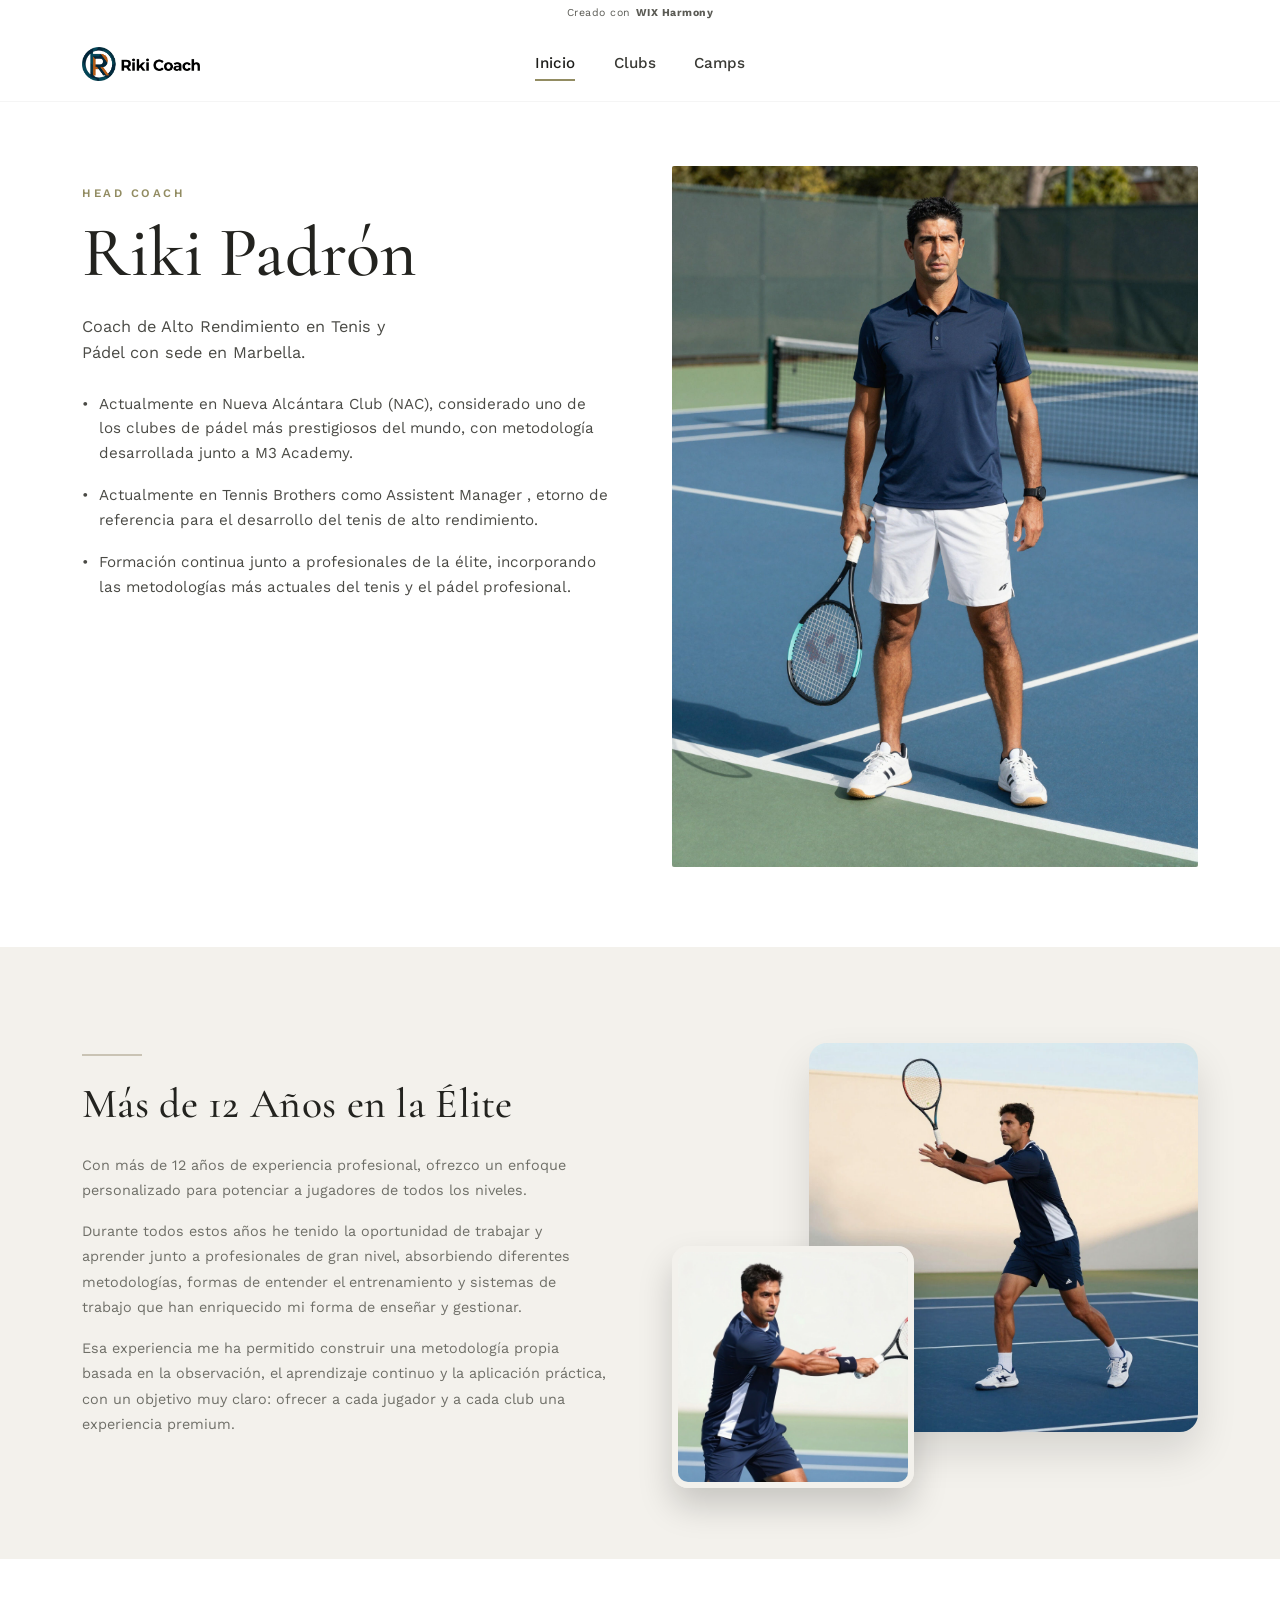
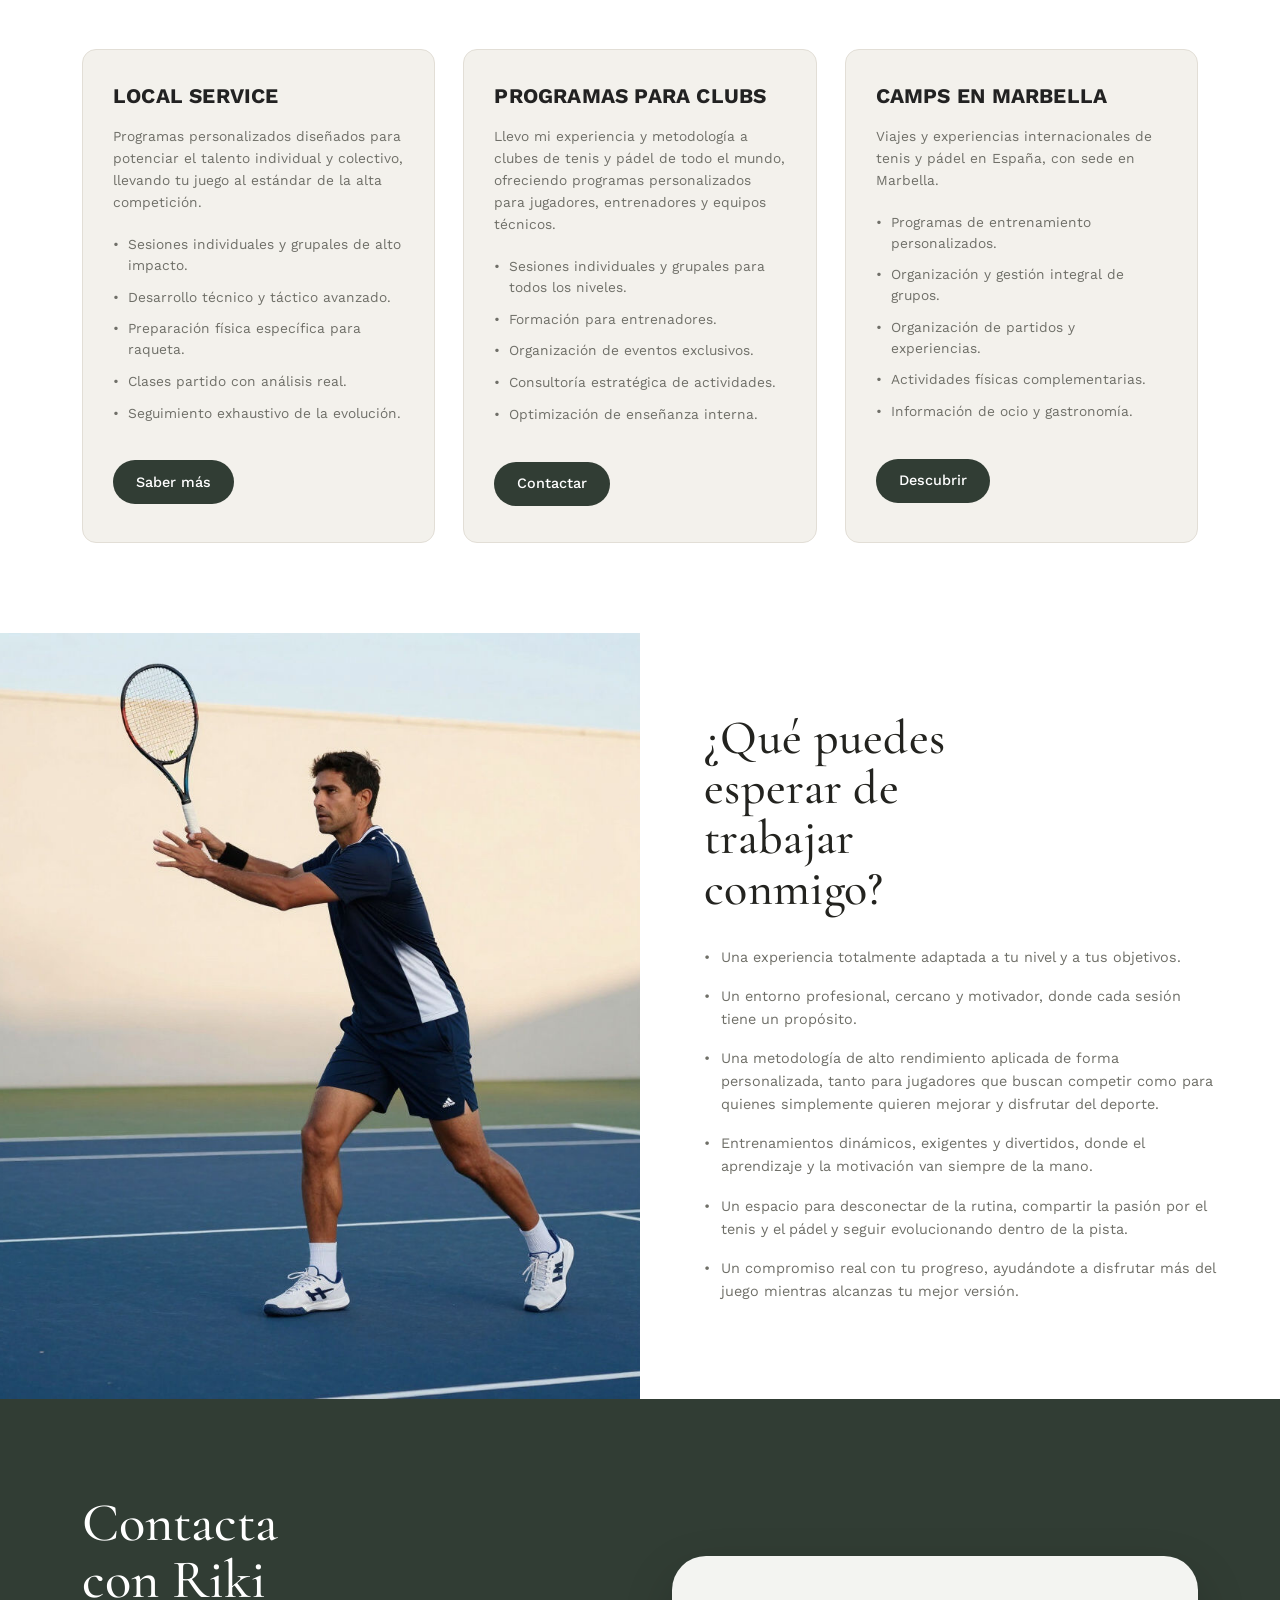
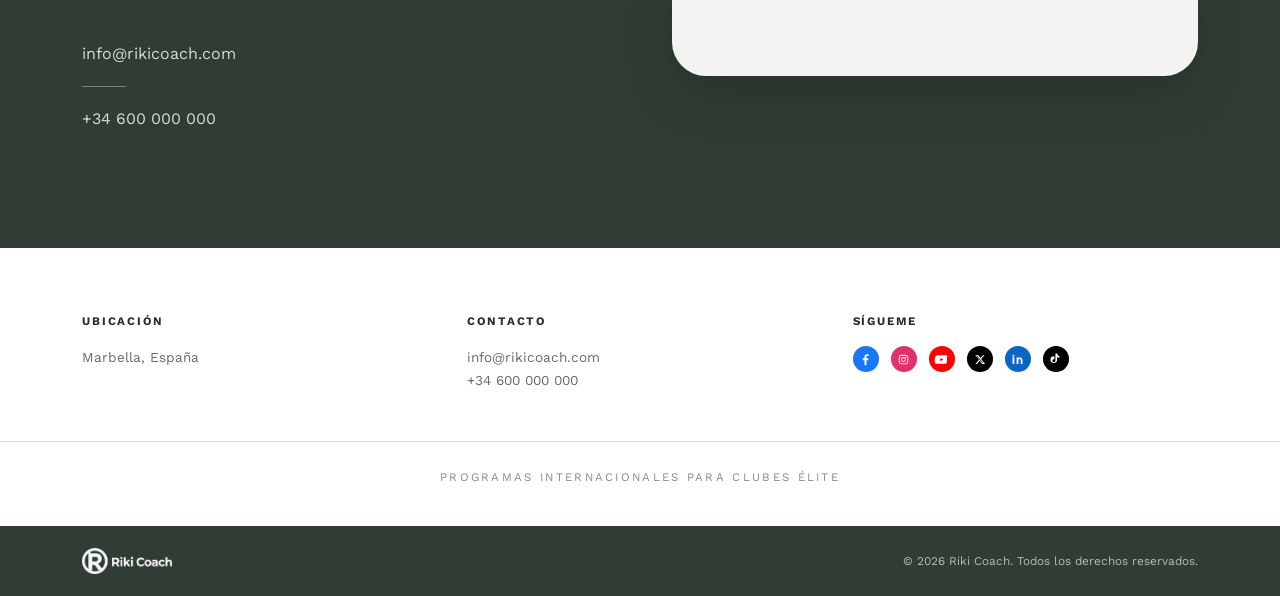
<file: examples/riki-coach/recreation/index.html>
<!DOCTYPE html>
<html lang="es">
<head>
  <meta charset="UTF-8" />
  <meta name="viewport" content="width=device-width, initial-scale=1.0" />
  <title>Inicio | Riki Coach</title>
  <meta property="og:title" content="Inicio | Riki Coach" />
  <link rel="preconnect" href="https://fonts.googleapis.com" />
  <link rel="preconnect" href="https://fonts.gstatic.com" crossorigin />
  <link href="https://fonts.googleapis.com/css2?family=Cormorant+Garamond:wght@400;500;600&family=Work+Sans:wght@300;400;500;600;700&display=swap" rel="stylesheet" />
  <link rel="stylesheet" href="css/styles.css" />
</head>
<body>
  <a id="top" href="#top" class="skip-top">top of page</a>

  <!-- Wix promo bar -->
  <div class="promo-bar">Creado con <strong>WIX Harmony</strong></div>

  <!-- Header / Nav -->
  <header class="site-header">
    <div class="container header-inner">
      <a href="#top" class="brand" aria-label="Riki Coach">
        <img src="assets/logo.png" alt="Riki Coach" class="brand-logo" />
      </a>
      <nav class="main-nav" aria-label="Principal">
        <a href="index.html" class="nav-link is-active">Inicio</a>
        <a href="clubs.html" class="nav-link">Clubs</a>
        <a href="camps.html" class="nav-link">Camps</a>
      </nav>
    </div>
  </header>

  <main>
    <!-- Hero -->
    <section class="hero">
      <div class="container hero-grid">
        <div class="hero-copy">
          <p class="eyebrow">HEAD COACH</p>
          <h1 class="hero-title">Riki Padrón</h1>
          <p class="lead">Coach de Alto Rendimiento en Tenis y Pádel con sede en Marbella.</p>
          <ul class="hero-list">
            <li>Actualmente en Nueva Alcántara Club (NAC), considerado uno de los clubes de pádel más prestigiosos del mundo, con metodología desarrollada junto a M3 Academy.</li>
            <li>Actualmente en  Tennis Brothers  como Assistent Manager , etorno de referencia para el desarrollo del tenis de alto rendimiento.</li>
            <li>Formación continua junto a profesionales de la  élite, incorporando las metodologías más actuales del tenis y el pádel profesional.</li>
          </ul>
        </div>
        <div class="hero-media">
          <img src="assets/hero.jpg" alt="Riki Padrón en la pista de tenis" />
        </div>
      </div>
    </section>

    <!-- Elite / 12 years -->
    <section class="elite">
      <div class="container elite-grid">
        <div class="elite-copy">
          <span class="rule"></span>
          <h2 class="section-title">Más de 12 Años en la Élite</h2>
          <p>Con más de 12 años de experiencia profesional, ofrezco un enfoque personalizado para potenciar a jugadores de todos los niveles.</p>
          <p>Durante todos estos años he tenido la oportunidad de trabajar y aprender junto a profesionales de gran nivel, absorbiendo diferentes metodologías, formas de entender el entrenamiento y sistemas de trabajo que han enriquecido mi forma de enseñar y gestionar.</p>
          <p>Esa experiencia me ha permitido construir una metodología propia basada en la observación, el aprendizaje continuo y la aplicación práctica, con un objetivo muy claro: ofrecer a cada jugador y a cada club una experiencia  premium.</p>
        </div>
        <div class="elite-media">
          <img src="assets/elite2.jpg" alt="Riki Padrón golpeando de derecha" class="elite-img-back" />
          <img src="assets/elite1.jpg" alt="Riki Padrón preparando el golpe" class="elite-img-front" />
        </div>
      </div>
    </section>

    <!-- Programs (3 cards) -->
    <section class="programs" id="clubs">
      <div class="container cards-grid">
        <article class="card">
          <h3 class="card-title">LOCAL SERVICE</h3>
          <p class="card-desc">Programas personalizados diseñados para potenciar el talento individual y colectivo, llevando tu juego al estándar de la alta competición.</p>
          <ul class="card-list">
            <li>Sesiones individuales y grupales de alto impacto.</li>
            <li>Desarrollo técnico y táctico avanzado.</li>
            <li>Preparación física específica para raqueta.</li>
            <li>Clases partido con análisis real.</li>
            <li>Seguimiento exhaustivo de la evolución.</li>
          </ul>
          <a href="#contacto" class="btn">Saber más</a>
        </article>

        <article class="card">
          <h3 class="card-title">PROGRAMAS PARA CLUBS</h3>
          <p class="card-desc">Llevo mi experiencia y metodología a clubes de tenis y pádel de todo el mundo, ofreciendo programas personalizados para jugadores, entrenadores y equipos técnicos.</p>
          <ul class="card-list">
            <li>Sesiones individuales y grupales   para todos los niveles.</li>
            <li>Formación para entrenadores.</li>
            <li>Organización de eventos exclusivos.</li>
            <li>Consultoría estratégica de actividades.</li>
            <li>Optimización de enseñanza interna.</li>
          </ul>
          <a href="#contacto" class="btn">Contactar</a>
        </article>

        <article class="card" id="camps">
          <h3 class="card-title">CAMPS EN MARBELLA</h3>
          <p class="card-desc">Viajes y experiencias internacionales de tenis y pádel en España, con sede en Marbella.</p>
          <ul class="card-list">
            <li>Programas de entrenamiento personalizados.</li>
            <li>Organización y gestión integral de grupos.</li>
            <li>Organización de partidos y experiencias.</li>
            <li>Actividades físicas complementarias.</li>
            <li>Información de ocio y gastronomía.</li>
          </ul>
          <a href="#contacto" class="btn">Descubrir</a>
        </article>
      </div>
    </section>

    <!-- Expect -->
    <section class="expect">
      <div class="expect-grid">
        <div class="expect-media">
          <img src="assets/elite2.jpg" alt="Riki Padrón golpeando de derecha en acción" />
        </div>
        <div class="expect-copy container-pad">
          <h2 class="section-title expect-title">¿Qué puedes esperar de trabajar conmigo?</h2>
          <ul class="expect-list">
            <li>Una experiencia totalmente adaptada a tu nivel y a tus objetivos.</li>
            <li>Un entorno profesional, cercano y motivador, donde cada sesión tiene un propósito.</li>
            <li>Una metodología de alto rendimiento aplicada de forma personalizada, tanto para jugadores que buscan competir como para quienes simplemente quieren mejorar y disfrutar del deporte.</li>
            <li>Entrenamientos dinámicos, exigentes y divertidos, donde el aprendizaje y la motivación van siempre de la mano.</li>
            <li>Un espacio para desconectar de la rutina, compartir la pasión por el tenis y el pádel y seguir evolucionando dentro de la pista.</li>
            <li>Un compromiso real con tu progreso, ayudándote a disfrutar más del juego mientras alcanzas tu mejor versión.</li>
          </ul>
        </div>
      </div>
    </section>

    <!-- Contact -->
    <section class="contact" id="contacto">
      <div class="container contact-grid">
        <div class="contact-copy">
          <h2 class="contact-title">Contacta con Riki</h2>
          <p class="contact-line"><a href="mailto:info@rikicoach.com">info@rikicoach.com</a></p>
          <span class="contact-divider"></span>
          <p class="contact-line">+34 600 000 000</p>
        </div>
        <div class="contact-widget" aria-hidden="true"></div>
      </div>
    </section>
  </main>

  <!-- Footer -->
  <footer class="site-footer">
    <div class="container footer-cols">
      <div class="footer-col">
        <h4>Ubicación</h4>
        <p>Marbella, España</p>
      </div>
      <div class="footer-col">
        <h4>Contacto</h4>
        <p>info@rikicoach.com<br />+34 600 000 000</p>
      </div>
      <div class="footer-col">
        <h4>Sígueme</h4>
        <div class="socials">
          <a href="#" aria-label="Facebook" class="soc soc-fb"><svg viewBox="0 0 24 24"><path d="M13.5 21v-8h2.7l.4-3.1h-3.1V7.9c0-.9.25-1.5 1.55-1.5H17V3.6c-.3-.04-1.3-.13-2.47-.13-2.44 0-4.11 1.49-4.11 4.22V9.9H7.7V13h2.72v8z"/></svg></a>
          <a href="#" aria-label="Instagram" class="soc soc-ig"><svg viewBox="0 0 24 24"><path d="M12 8.1a3.9 3.9 0 100 7.8 3.9 3.9 0 000-7.8zm0 6.43a2.53 2.53 0 110-5.06 2.53 2.53 0 010 5.06zm4.97-6.59a.91.91 0 11-1.82 0 .91.91 0 011.82 0zM19.6 8.96c-.06-1.22-.34-2.3-1.23-3.19-.89-.89-1.97-1.17-3.19-1.23-1.26-.07-5.03-.07-6.29 0-1.21.06-2.29.34-3.19 1.22C4.82 6.65 4.54 7.73 4.48 8.95c-.07 1.26-.07 5.03 0 6.29.06 1.22.34 2.3 1.23 3.19.89.89 1.97 1.17 3.19 1.23 1.26.07 5.03.07 6.29 0 1.22-.06 2.3-.34 3.19-1.23.89-.89 1.17-1.97 1.23-3.19.07-1.26.07-5.02 0-6.28zm-1.63 7.63a2.56 2.56 0 01-1.44 1.44c-1 .4-3.36.31-4.46.31s-3.47.09-4.46-.31a2.56 2.56 0 01-1.44-1.44c-.4-1-.31-3.36-.31-4.46s-.09-3.47.31-4.46a2.56 2.56 0 011.44-1.44c1-.4 3.36-.31 4.46-.31s3.47-.09 4.46.31a2.56 2.56 0 011.44 1.44c.4 1 .31 3.36.31 4.46s.09 3.47-.31 4.46z"/></svg></a>
          <a href="#" aria-label="YouTube" class="soc soc-yt"><svg viewBox="0 0 24 24"><path d="M21.6 8.02s-.19-1.36-.78-1.96c-.75-.79-1.58-.79-1.97-.84C16.1 5 12 5 12 5h-.01s-4.09 0-6.84.22c-.38.05-1.22.05-1.97.84-.59.6-.78 1.96-.78 1.96S1.2 9.62 1.2 11.22v1.5c0 1.6.2 3.2.2 3.2s.19 1.36.78 1.96c.75.79 1.73.76 2.17.85 1.57.15 6.66.2 6.66.2s4.1-.01 6.85-.22c.39-.05 1.22-.05 1.97-.84.59-.6.78-1.96.78-1.96s.2-1.6.2-3.2v-1.5c0-1.6-.2-3.19-.2-3.19zM9.94 14.6V9.4l5.27 2.6z"/></svg></a>
          <a href="#" aria-label="X" class="soc soc-x"><svg viewBox="0 0 24 24"><path d="M17.53 5h2.4l-5.25 6 6.17 8h-4.83l-3.78-4.94L7.9 19H5.5l5.62-6.42L5.2 5h4.95l3.42 4.52zm-.84 12.5h1.33L8.4 6.42H6.97z"/></svg></a>
          <a href="#" aria-label="LinkedIn" class="soc soc-in"><svg viewBox="0 0 24 24"><path d="M6.94 8.5H4.06V19h2.88zM5.5 4.2A1.67 1.67 0 105.5 7.55 1.67 1.67 0 005.5 4.2zM19.94 19v-5.77c0-2.9-1.55-4.25-3.62-4.25-1.67 0-2.42.92-2.84 1.56V8.5h-2.88c.04.81 0 10.5 0 10.5h2.88v-5.86c0-.32.02-.63.12-.86.25-.63.83-1.28 1.8-1.28 1.27 0 1.78.97 1.78 2.39V19z"/></svg></a>
          <a href="#" aria-label="TikTok" class="soc soc-tt"><svg viewBox="0 0 24 24"><path d="M16.6 5.82c-.9-.6-1.5-1.5-1.72-2.57-.05-.24-.08-.5-.08-.75h-2.9l-.01 11.62c-.05 1.3-1.12 2.35-2.43 2.35a2.44 2.44 0 01-2.44-2.44 2.44 2.44 0 013.2-2.32V6.75a5.36 5.36 0 00-.76-.05A5.36 5.36 0 003.9 12.06a5.36 5.36 0 005.36 5.36 5.36 5.36 0 005.36-5.36V8.1a6.32 6.32 0 003.68 1.18V6.38c-.66 0-1.28-.2-1.8-.56z"/></svg></a>
        </div>
      </div>
    </div>
    <p class="footer-tagline">PROGRAMAS INTERNACIONALES PARA CLUBES ÉLITE</p>
    <div class="footer-bottom">
      <div class="container footer-bottom-inner">
        <a href="#top" class="footer-brand"><img src="assets/logo.png" alt="Riki Coach" /></a>
        <p class="copyright">© 2026 Riki Coach. Todos los derechos reservados.</p>
      </div>
    </div>
    <a href="#top" class="skip-bottom">bottom of page</a>
  </footer>
</body>
</html>
</file>
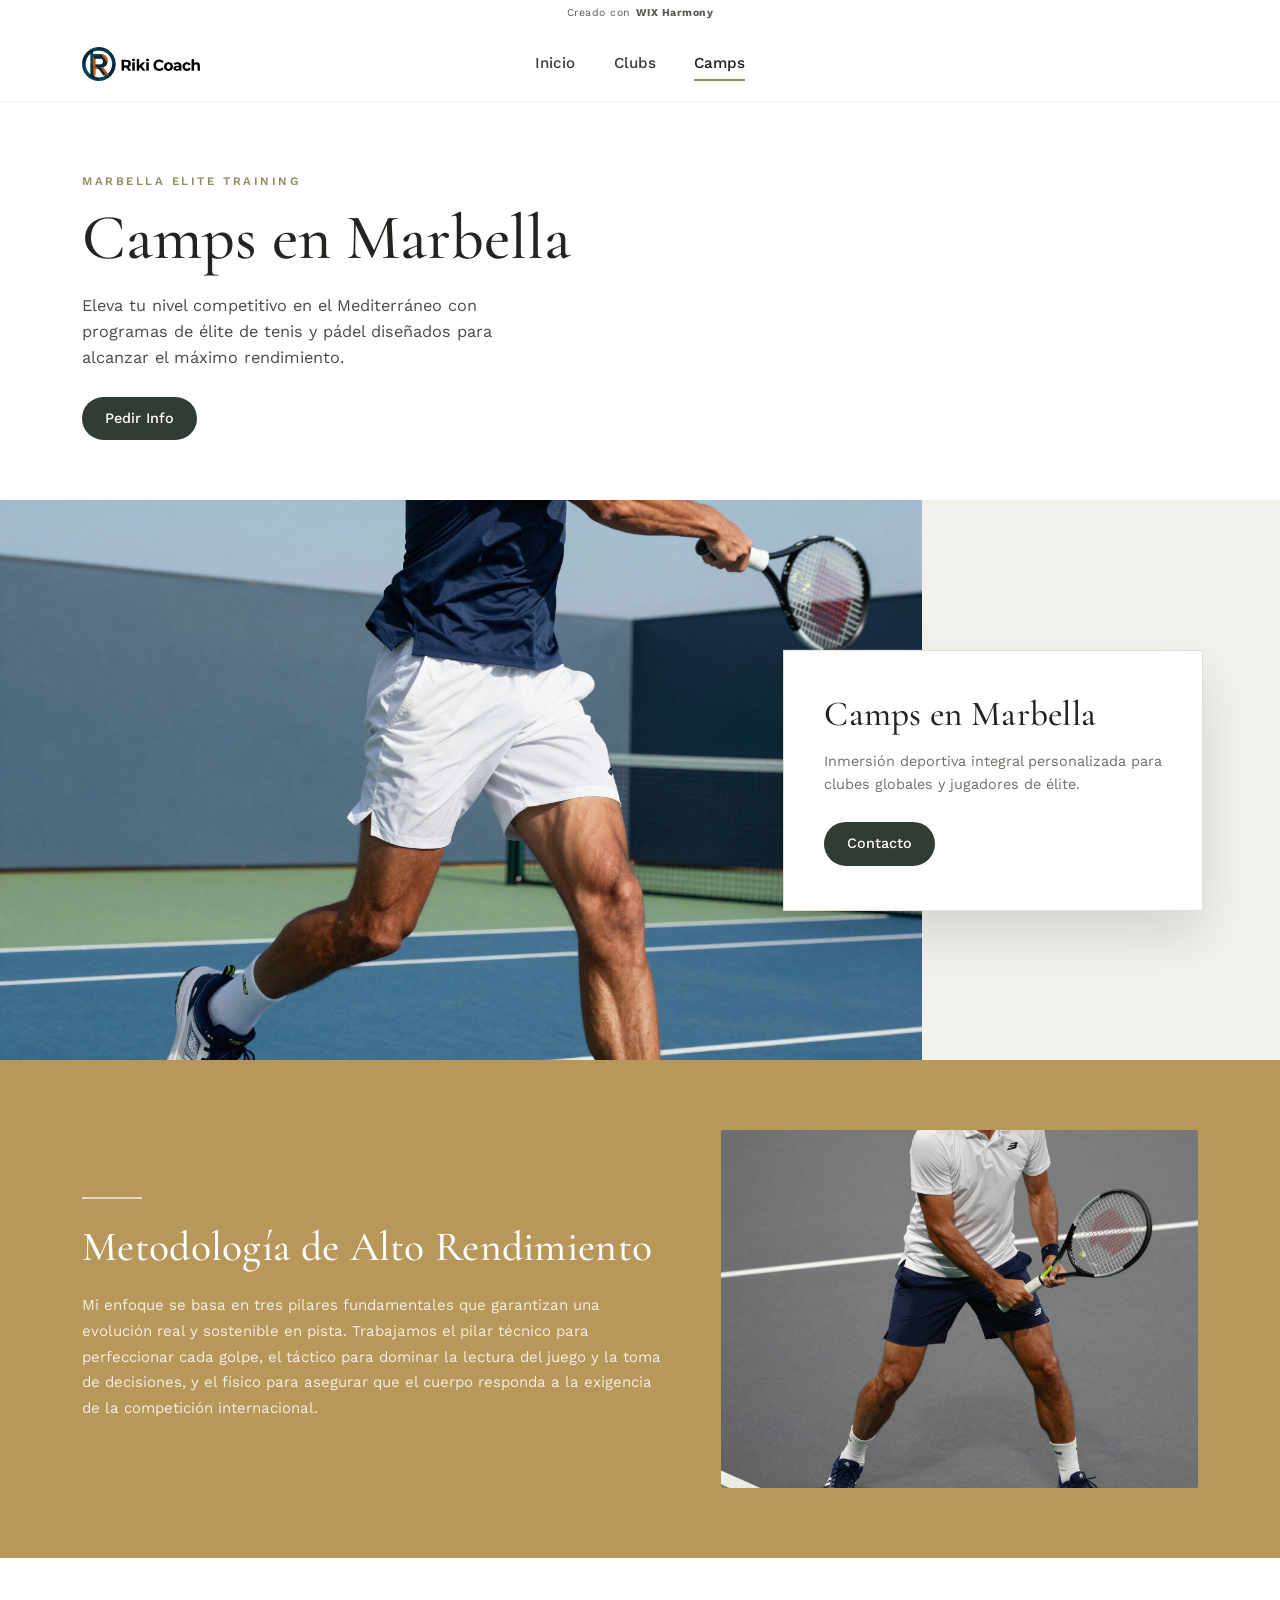
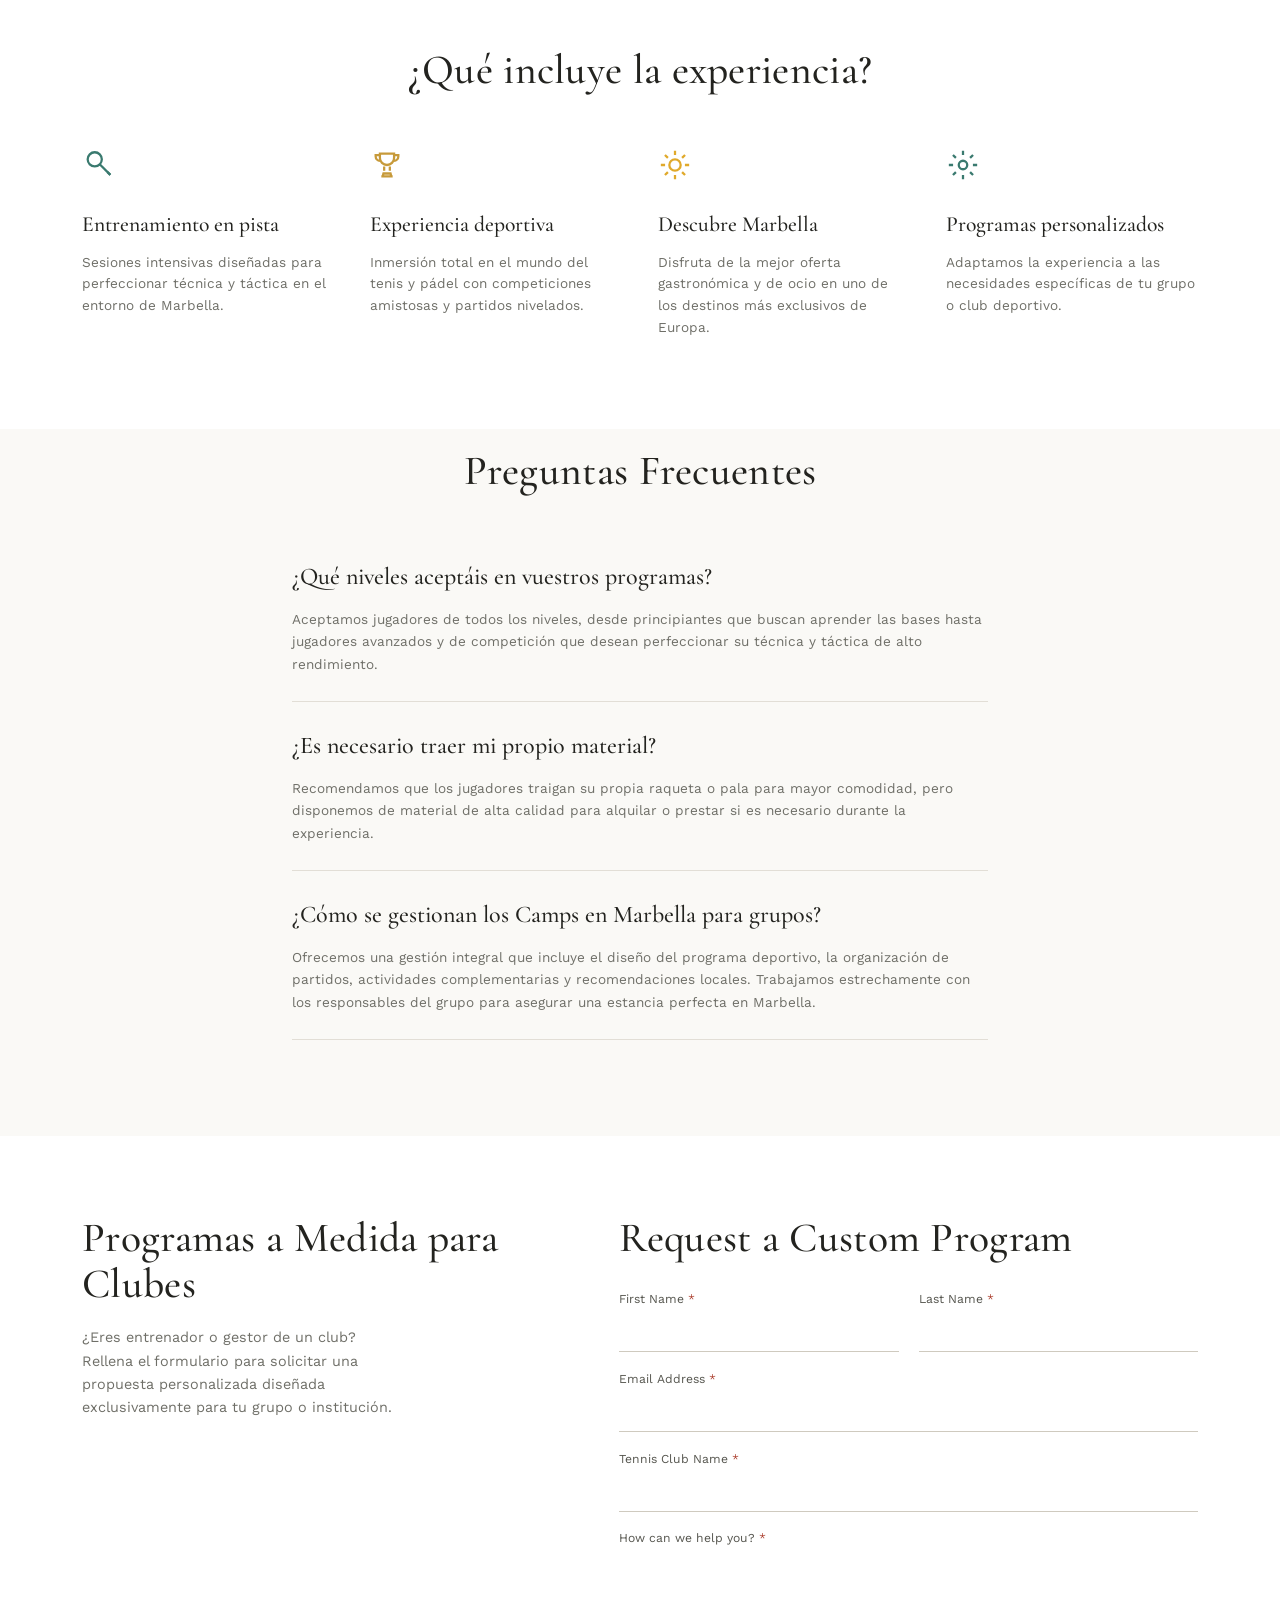
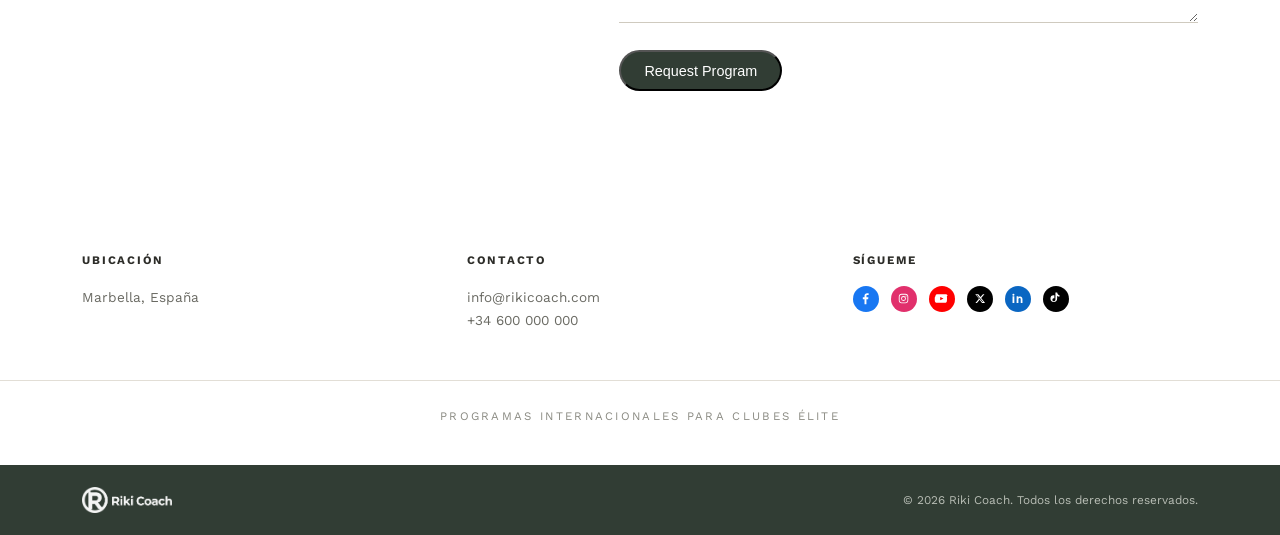
<file: examples/riki-coach/recreation/camps.html>
<!DOCTYPE html>
<html lang="es">
<head>
  <meta charset="UTF-8" />
  <meta name="viewport" content="width=device-width, initial-scale=1.0" />
  <title>Camps | Riki Coach</title>
  <meta property="og:title" content="Camps | Riki Coach" />
  <link rel="preconnect" href="https://fonts.googleapis.com" />
  <link rel="preconnect" href="https://fonts.gstatic.com" crossorigin />
  <link href="https://fonts.googleapis.com/css2?family=Cormorant+Garamond:wght@400;500;600&family=Work+Sans:wght@300;400;500;600;700&display=swap" rel="stylesheet" />
  <link rel="stylesheet" href="css/styles.css" />
</head>
<body>
  <a id="top" href="#top" class="skip-top">top of page</a>

  <div class="promo-bar">Creado con <strong>WIX Harmony</strong></div>

  <header class="site-header">
    <div class="container header-inner">
      <a href="index.html" class="brand" aria-label="Riki Coach">
        <img src="assets/logo.png" alt="Riki Coach" class="brand-logo" />
      </a>
      <nav class="main-nav" aria-label="Principal">
        <a href="index.html" class="nav-link">Inicio</a>
        <a href="clubs.html" class="nav-link">Clubs</a>
        <a href="camps.html" class="nav-link is-active">Camps</a>
      </nav>
    </div>
  </header>

  <main>
    <!-- Hero -->
    <section class="hero camps-hero">
      <div class="container">
        <p class="eyebrow">MARBELLA ELITE TRAINING</p>
        <h1 class="hero-title camps-hero-title">Camps en Marbella</h1>
        <p class="lead camps-hero-lead">Eleva tu nivel competitivo en el Mediterráneo con programas de élite de tenis y pádel diseñados para alcanzar el máximo rendimiento.</p>
        <a href="#request" class="btn">Pedir Info</a>
      </div>
    </section>

    <!-- Image band with overlaid card -->
    <section class="camps-band">
      <div class="camps-band-media"><img src="assets/src-m02.jpg" alt="Riki Padrón golpeando de derecha" /></div>
      <div class="camps-band-card">
        <h2 class="section-title">Camps en Marbella</h2>
        <p>Inmersión deportiva integral personalizada para clubes globales y jugadores de élite.</p>
        <a href="#contacto" class="btn">Contacto</a>
      </div>
    </section>

    <!-- Gold methodology band -->
    <section class="methodology">
      <div class="container methodology-grid">
        <div class="methodology-copy">
          <span class="rule rule-light"></span>
          <h2 class="section-title methodology-title">Metodología de Alto Rendimiento</h2>
          <p>Mi enfoque se basa en tres pilares fundamentales que garantizan una evolución real y sostenible en pista. Trabajamos el pilar técnico para perfeccionar cada golpe, el táctico para dominar la lectura del juego y la toma de decisiones, y el físico para asegurar que el cuerpo responda a la exigencia de la competición internacional.</p>
        </div>
        <div class="methodology-media"><img src="assets/src-m01.jpg" alt="Entrenamiento en pista" /></div>
      </div>
    </section>

    <!-- What's included (4 icons) -->
    <section class="includes">
      <div class="container">
        <h2 class="section-title includes-title">¿Qué incluye la experiencia?</h2>
        <div class="includes-grid">
          <div class="include-item">
            <span class="include-icon" style="color:#3a7a6f;">
              <svg viewBox="0 0 24 24" fill="none" stroke="currentColor" stroke-width="1.6"><circle cx="9" cy="8" r="5"/><path d="M12.5 11.5 20 19"/><path d="m18 17 2 2"/></svg>
            </span>
            <h3>Entrenamiento en pista</h3>
            <p>Sesiones intensivas diseñadas para perfeccionar técnica y táctica en el entorno de Marbella.</p>
          </div>
          <div class="include-item">
            <span class="include-icon" style="color:#c79a3a;">
              <svg viewBox="0 0 24 24" fill="none" stroke="currentColor" stroke-width="1.6"><path d="M7 4h10v3a5 5 0 0 1-10 0V4z"/><path d="M7 5H4v1a3 3 0 0 0 3 3M17 5h3v1a3 3 0 0 1-3 3"/><path d="M10 13v3M14 13v3M8 20h8M9 20l.5-2h5l.5 2"/></svg>
            </span>
            <h3>Experiencia deportiva</h3>
            <p>Inmersión total en el mundo del tenis y pádel con competiciones amistosas y partidos nivelados.</p>
          </div>
          <div class="include-item">
            <span class="include-icon" style="color:#e0a92b;">
              <svg viewBox="0 0 24 24" fill="none" stroke="currentColor" stroke-width="1.6"><circle cx="12" cy="12" r="4"/><path d="M12 2v3M12 19v3M2 12h3M19 12h3M4.9 4.9l2.1 2.1M17 17l2.1 2.1M4.9 19.1 7 17M17 7l2.1-2.1"/></svg>
            </span>
            <h3>Descubre Marbella</h3>
            <p>Disfruta de la mejor oferta gastronómica y de ocio en uno de los destinos más exclusivos de Europa.</p>
          </div>
          <div class="include-item">
            <span class="include-icon" style="color:#3a7a6f;">
              <svg viewBox="0 0 24 24" fill="none" stroke="currentColor" stroke-width="1.6"><circle cx="12" cy="12" r="3"/><path d="M12 2v3M12 19v3M2 12h3M19 12h3M4.9 4.9l2.1 2.1M17 17l2.1 2.1M4.9 19.1 7 17M17 7l2.1-2.1"/></svg>
            </span>
            <h3>Programas personalizados</h3>
            <p>Adaptamos la experiencia a las necesidades específicas de tu grupo o club deportivo.</p>
          </div>
        </div>
      </div>
    </section>

    <!-- FAQ -->
    <section class="faq">
      <div class="container faq-inner">
        <h2 class="section-title faq-title">Preguntas Frecuentes</h2>
        <div class="faq-item">
          <h3>¿Qué niveles aceptáis en vuestros programas?</h3>
          <p>Aceptamos jugadores de todos los niveles, desde principiantes que buscan aprender las bases hasta jugadores avanzados y de competición que desean perfeccionar su técnica y táctica de alto rendimiento.</p>
        </div>
        <div class="faq-item">
          <h3>¿Es necesario traer mi propio material?</h3>
          <p>Recomendamos que los jugadores traigan su propia raqueta o pala para mayor comodidad, pero disponemos de material de alta calidad para alquilar o prestar si es necesario durante la experiencia.</p>
        </div>
        <div class="faq-item">
          <h3>¿Cómo se gestionan los Camps en Marbella para grupos?</h3>
          <p>Ofrecemos una gestión integral que incluye el diseño del programa deportivo, la organización de partidos, actividades complementarias y recomendaciones locales. Trabajamos estrechamente con los responsables del grupo para asegurar una estancia perfecta en Marbella.</p>
        </div>
      </div>
    </section>

    <!-- Split: Programas a medida + form -->
    <section class="request" id="request">
      <div class="container request-grid">
        <div class="request-copy">
          <h2 class="section-title">Programas a Medida para Clubes</h2>
          <p>¿Eres entrenador o gestor de un club? Rellena el formulario para solicitar una propuesta personalizada diseñada exclusivamente para tu grupo o institución.</p>
        </div>
        <div class="request-form" id="contacto">
          <h2 class="section-title request-form-title">Request a Custom Program</h2>
          <!-- Static form — the source uses a Wix form backend; no submission wired. -->
          <form onsubmit="return false;">
            <div class="form-row">
              <label>First Name <span>*</span><input type="text" name="first_name" /></label>
              <label>Last Name <span>*</span><input type="text" name="last_name" /></label>
            </div>
            <label>Email Address <span>*</span><input type="email" name="email" /></label>
            <label>Tennis Club Name <span>*</span><input type="text" name="club" /></label>
            <label>How can we help you? <span>*</span><textarea name="message" rows="3"></textarea></label>
            <button type="submit" class="btn request-btn">Request Program</button>
          </form>
        </div>
      </div>
    </section>
  </main>

  <footer class="site-footer">
    <div class="container footer-cols">
      <div class="footer-col"><h4>Ubicación</h4><p>Marbella, España</p></div>
      <div class="footer-col"><h4>Contacto</h4><p>info@rikicoach.com<br />+34 600 000 000</p></div>
      <div class="footer-col">
        <h4>Sígueme</h4>
        <div class="socials">
          <a href="#" aria-label="Facebook" class="soc soc-fb"><svg viewBox="0 0 24 24"><path d="M13.5 21v-8h2.7l.4-3.1h-3.1V7.9c0-.9.25-1.5 1.55-1.5H17V3.6c-.3-.04-1.3-.13-2.47-.13-2.44 0-4.11 1.49-4.11 4.22V9.9H7.7V13h2.72v8z"/></svg></a>
          <a href="#" aria-label="Instagram" class="soc soc-ig"><svg viewBox="0 0 24 24"><path d="M12 8.1a3.9 3.9 0 100 7.8 3.9 3.9 0 000-7.8zm0 6.43a2.53 2.53 0 110-5.06 2.53 2.53 0 010 5.06zm4.97-6.59a.91.91 0 11-1.82 0 .91.91 0 011.82 0zM19.6 8.96c-.06-1.22-.34-2.3-1.23-3.19-.89-.89-1.97-1.17-3.19-1.23-1.26-.07-5.03-.07-6.29 0-1.21.06-2.29.34-3.19 1.22C4.82 6.65 4.54 7.73 4.48 8.95c-.07 1.26-.07 5.03 0 6.29.06 1.22.34 2.3 1.23 3.19.89.89 1.97 1.17 3.19 1.23 1.26.07 5.03.07 6.29 0 1.22-.06 2.3-.34 3.19-1.23.89-.89 1.17-1.97 1.23-3.19.07-1.26.07-5.02 0-6.28zm-1.63 7.63a2.56 2.56 0 01-1.44 1.44c-1 .4-3.36.31-4.46.31s-3.47.09-4.46-.31a2.56 2.56 0 01-1.44-1.44c-.4-1-.31-3.36-.31-4.46s-.09-3.47.31-4.46a2.56 2.56 0 011.44-1.44c1-.4 3.36-.31 4.46-.31s3.47-.09 4.46.31a2.56 2.56 0 011.44 1.44c.4 1 .31 3.36.31 4.46s.09 3.47-.31 4.46z"/></svg></a>
          <a href="#" aria-label="YouTube" class="soc soc-yt"><svg viewBox="0 0 24 24"><path d="M21.6 8.02s-.19-1.36-.78-1.96c-.75-.79-1.58-.79-1.97-.84C16.1 5 12 5 12 5h-.01s-4.09 0-6.84.22c-.38.05-1.22.05-1.97.84-.59.6-.78 1.96-.78 1.96S1.2 9.62 1.2 11.22v1.5c0 1.6.2 3.2.2 3.2s.19 1.36.78 1.96c.75.79 1.73.76 2.17.85 1.57.15 6.66.2 6.66.2s4.1-.01 6.85-.22c.39-.05 1.22-.05 1.97-.84.59-.6.78-1.96.78-1.96s.2-1.6.2-3.2v-1.5c0-1.6-.2-3.19-.2-3.19zM9.94 14.6V9.4l5.27 2.6z"/></svg></a>
          <a href="#" aria-label="X" class="soc soc-x"><svg viewBox="0 0 24 24"><path d="M17.53 5h2.4l-5.25 6 6.17 8h-4.83l-3.78-4.94L7.9 19H5.5l5.62-6.42L5.2 5h4.95l3.42 4.52zm-.84 12.5h1.33L8.4 6.42H6.97z"/></svg></a>
          <a href="#" aria-label="LinkedIn" class="soc soc-in"><svg viewBox="0 0 24 24"><path d="M6.94 8.5H4.06V19h2.88zM5.5 4.2A1.67 1.67 0 105.5 7.55 1.67 1.67 0 005.5 4.2zM19.94 19v-5.77c0-2.9-1.55-4.25-3.62-4.25-1.67 0-2.42.92-2.84 1.56V8.5h-2.88c.04.81 0 10.5 0 10.5h2.88v-5.86c0-.32.02-.63.12-.86.25-.63.83-1.28 1.8-1.28 1.27 0 1.78.97 1.78 2.39V19z"/></svg></a>
          <a href="#" aria-label="TikTok" class="soc soc-tt"><svg viewBox="0 0 24 24"><path d="M16.6 5.82c-.9-.6-1.5-1.5-1.72-2.57-.05-.24-.08-.5-.08-.75h-2.9l-.01 11.62c-.05 1.3-1.12 2.35-2.43 2.35a2.44 2.44 0 01-2.44-2.44 2.44 2.44 0 013.2-2.32V6.75a5.36 5.36 0 00-.76-.05A5.36 5.36 0 003.9 12.06a5.36 5.36 0 005.36 5.36 5.36 5.36 0 005.36-5.36V8.1a6.32 6.32 0 003.68 1.18V6.38c-.66 0-1.28-.2-1.8-.56z"/></svg></a>
        </div>
      </div>
    </div>
    <p class="footer-tagline">PROGRAMAS INTERNACIONALES PARA CLUBES ÉLITE</p>
    <div class="footer-bottom">
      <div class="container footer-bottom-inner">
        <a href="index.html" class="footer-brand"><img src="assets/logo.png" alt="Riki Coach" /></a>
        <p class="copyright">© 2026 Riki Coach. Todos los derechos reservados.</p>
      </div>
    </div>
    <a href="#top" class="skip-bottom">bottom of page</a>
  </footer>
</body>
</html>
</file>
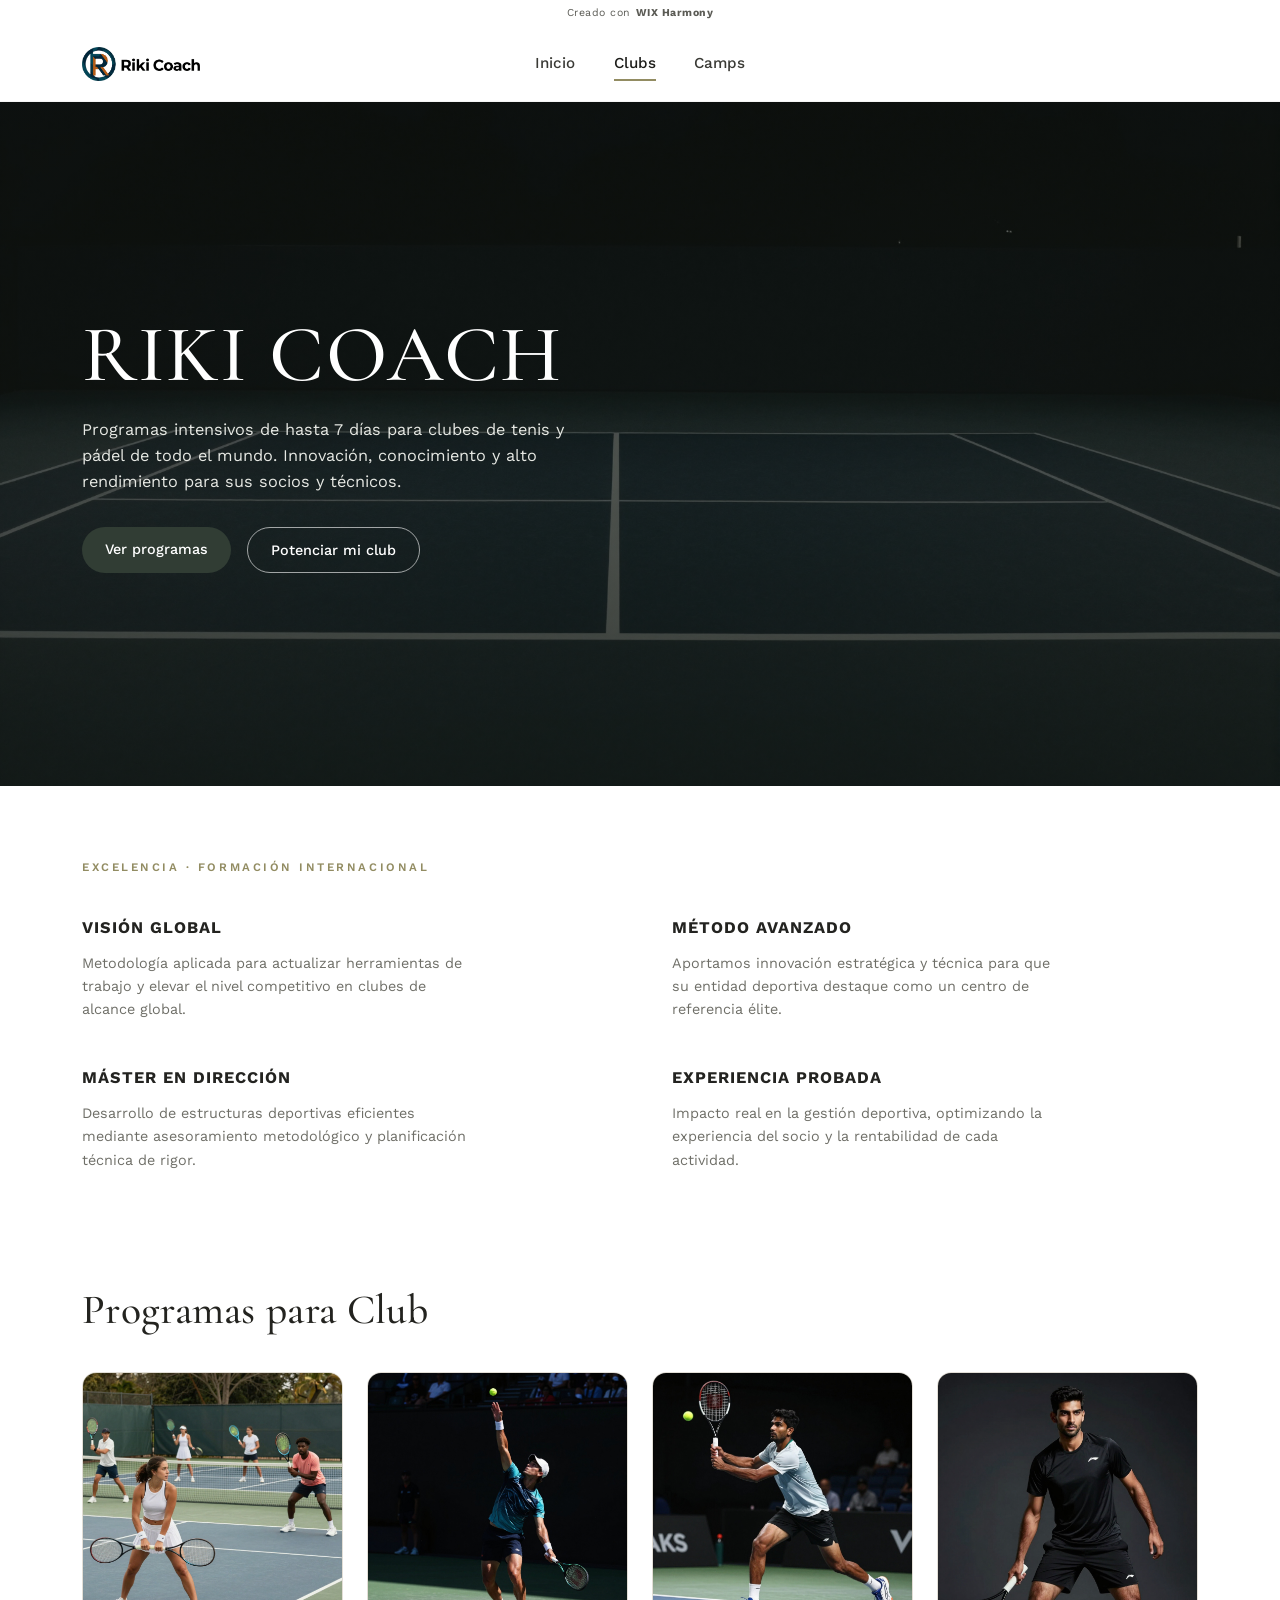
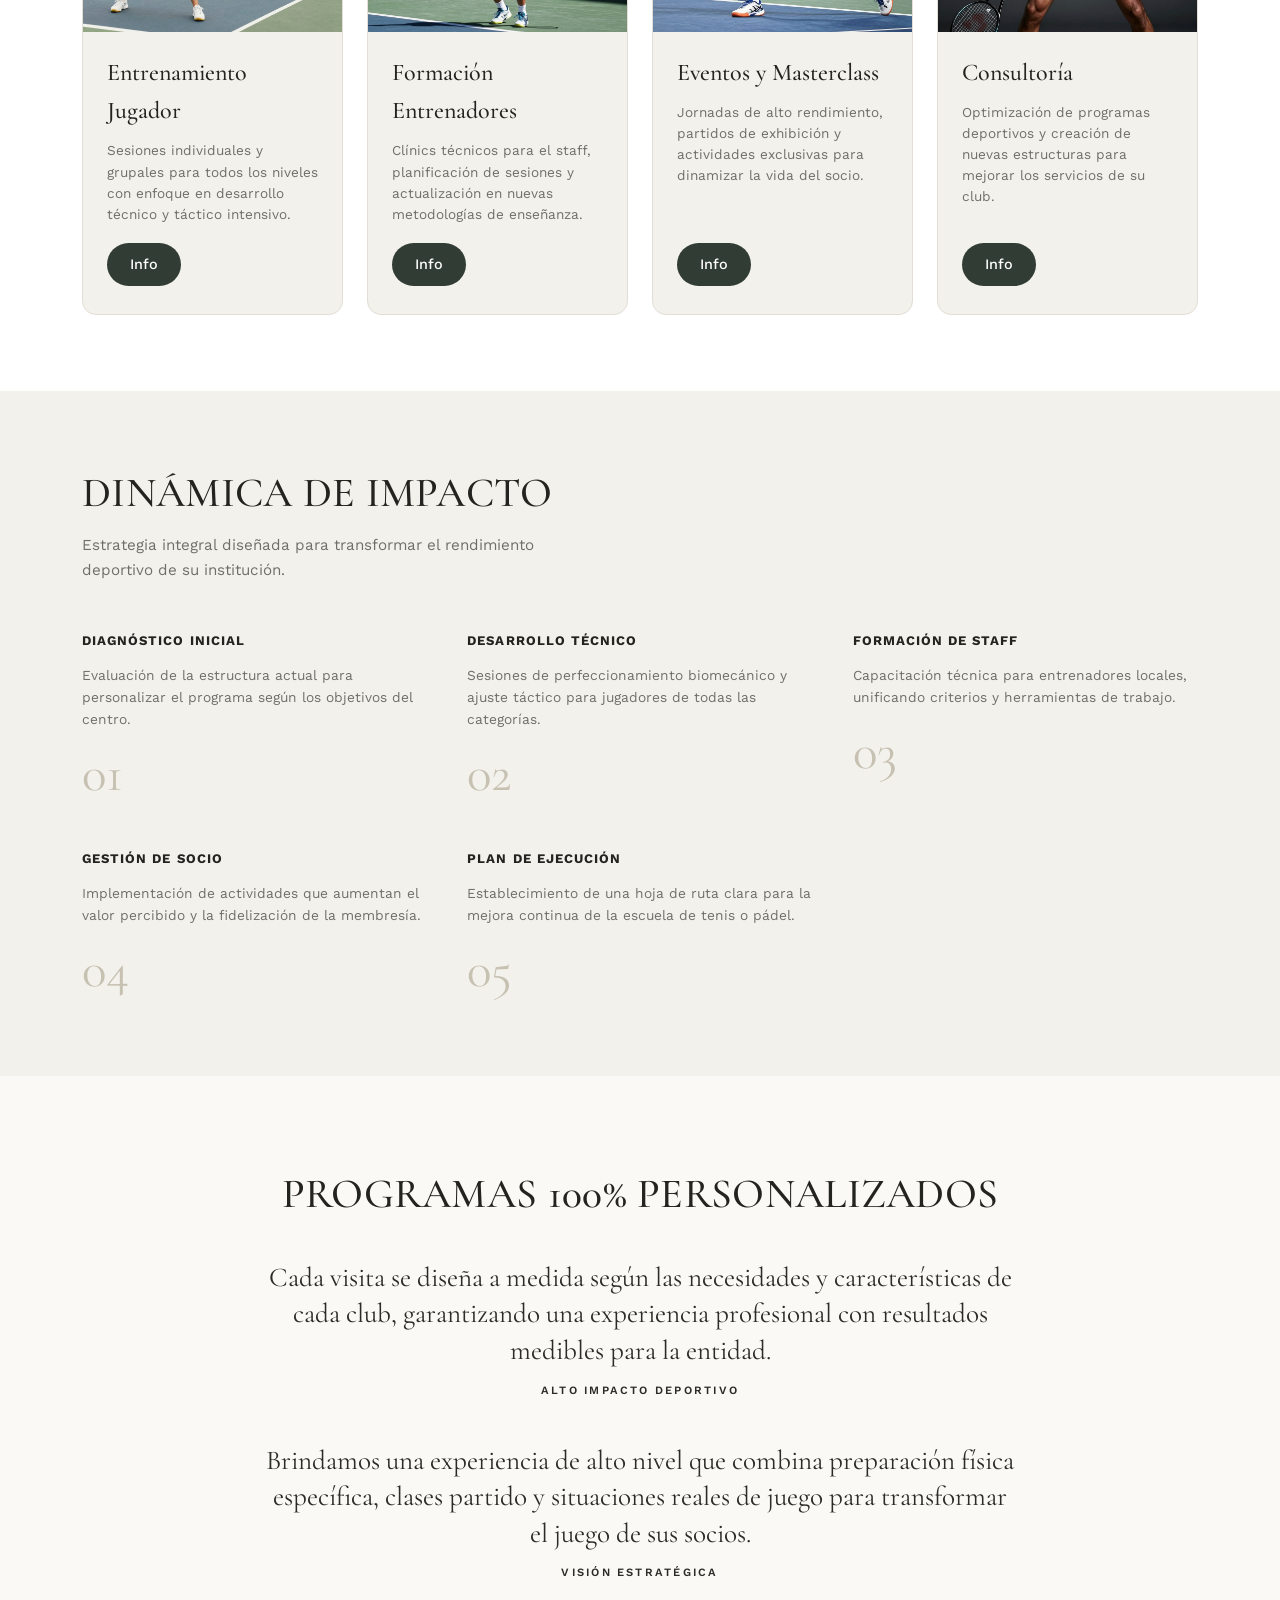
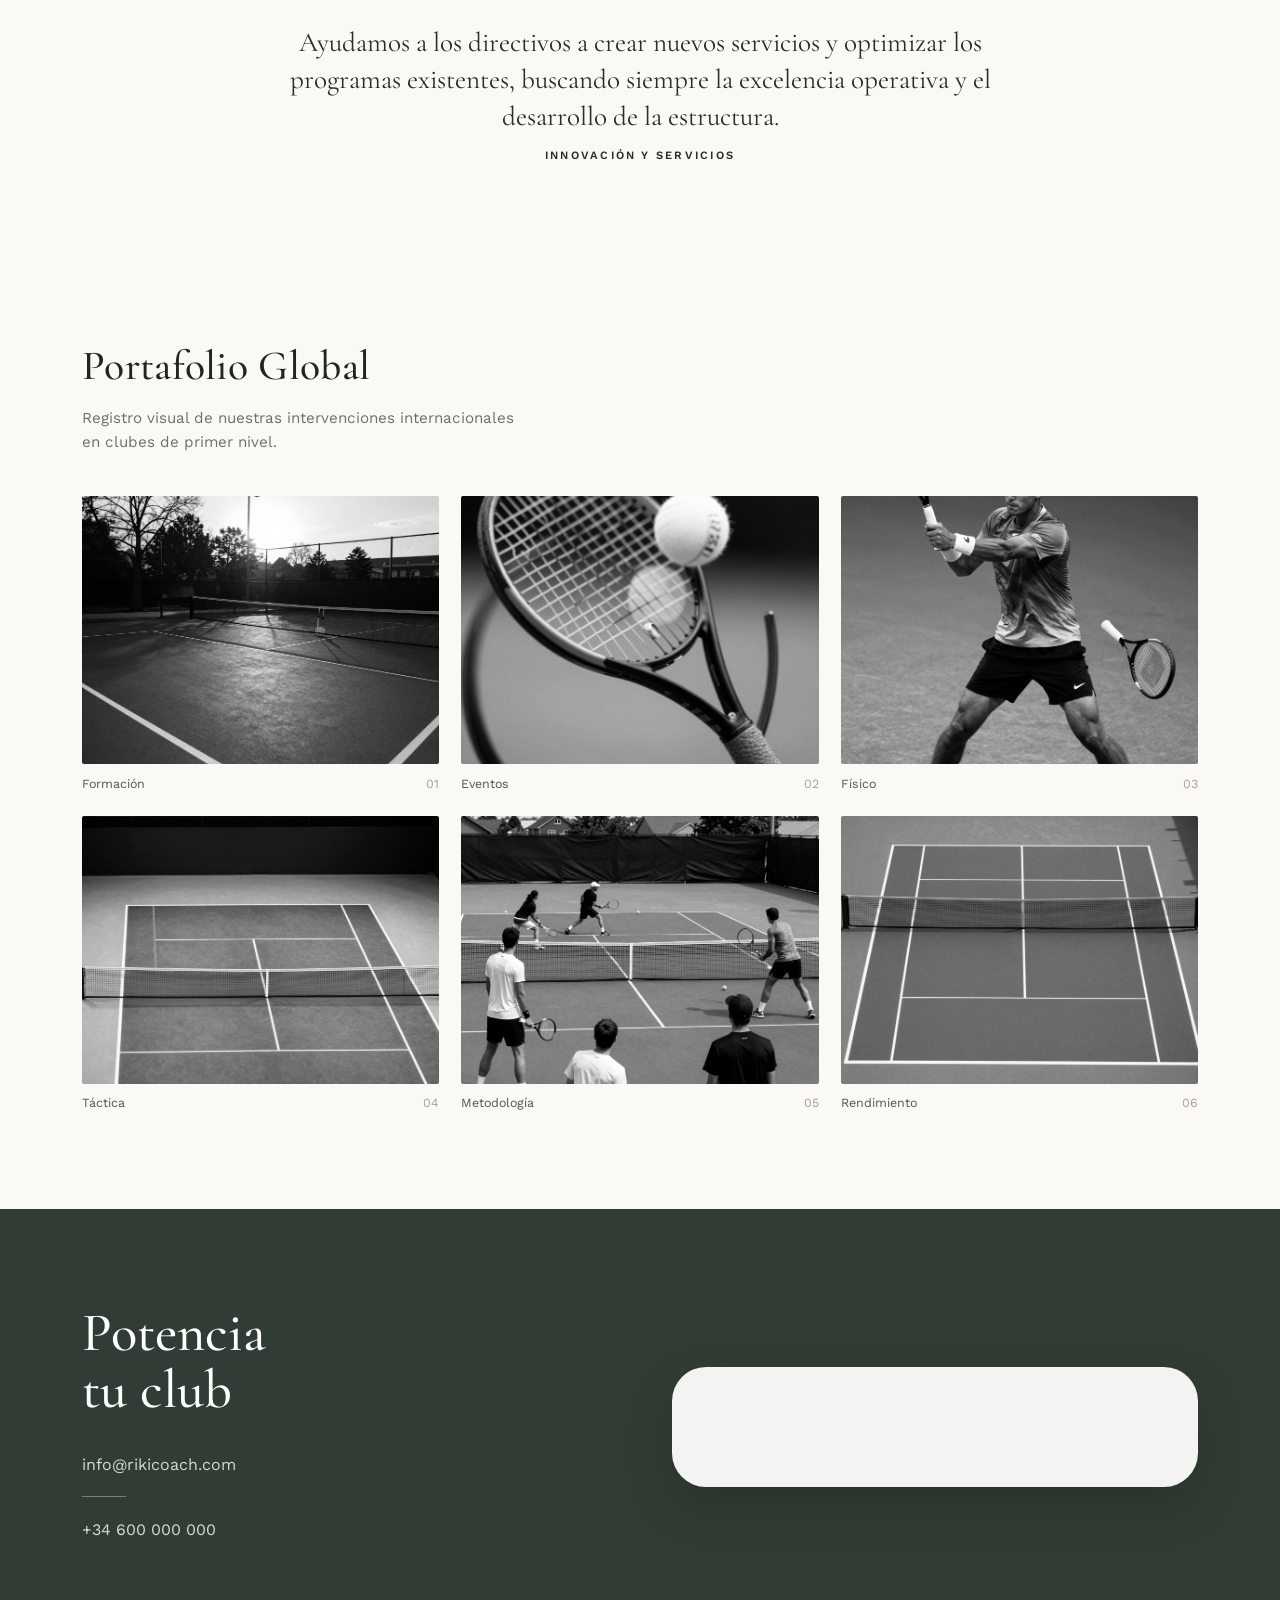
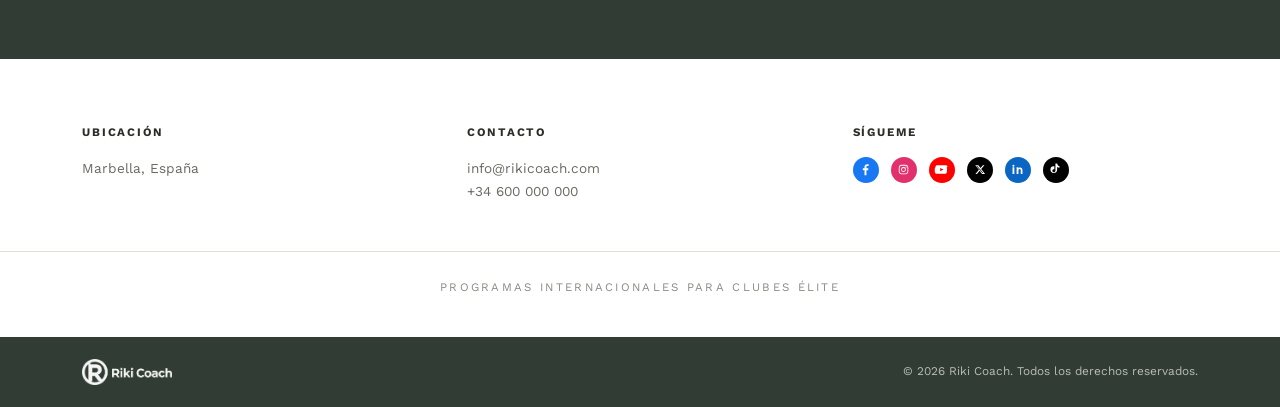
<file: examples/riki-coach/recreation/clubs.html>
<!DOCTYPE html>
<html lang="es">
<head>
  <meta charset="UTF-8" />
  <meta name="viewport" content="width=device-width, initial-scale=1.0" />
  <title>Clubs | Riki Coach</title>
  <meta property="og:title" content="Clubs | Riki Coach" />
  <link rel="preconnect" href="https://fonts.googleapis.com" />
  <link rel="preconnect" href="https://fonts.gstatic.com" crossorigin />
  <link href="https://fonts.googleapis.com/css2?family=Cormorant+Garamond:wght@400;500;600&family=Work+Sans:wght@300;400;500;600;700&display=swap" rel="stylesheet" />
  <link rel="stylesheet" href="css/styles.css" />
</head>
<body>
  <a id="top" href="#top" class="skip-top">top of page</a>

  <div class="promo-bar">Creado con <strong>WIX Harmony</strong></div>

  <header class="site-header">
    <div class="container header-inner">
      <a href="index.html" class="brand" aria-label="Riki Coach">
        <img src="assets/logo.png" alt="Riki Coach" class="brand-logo" />
      </a>
      <nav class="main-nav" aria-label="Principal">
        <a href="index.html" class="nav-link">Inicio</a>
        <a href="clubs.html" class="nav-link is-active">Clubs</a>
        <a href="camps.html" class="nav-link">Camps</a>
      </nav>
    </div>
  </header>

  <main>
    <!-- Hero (dark court image) -->
    <section class="page-hero" style="background-image:linear-gradient(rgba(20,26,22,.55),rgba(20,26,22,.72)),url('assets/src-c05.jpg');">
      <div class="container page-hero-inner">
        <h1 class="page-hero-title">RIKI COACH</h1>
        <p class="page-hero-lead">Programas intensivos de hasta 7 días para clubes de tenis y pádel de todo el mundo. Innovación, conocimiento y alto rendimiento para sus socios y técnicos.</p>
        <div class="hero-btns">
          <a href="#programas" class="btn">Ver programas</a>
          <a href="#contacto" class="btn btn-ghost">Potenciar mi club</a>
        </div>
      </div>
    </section>

    <!-- 2x2 feature grid -->
    <section class="features">
      <div class="container">
        <p class="eyebrow features-eyebrow">Excelencia · Formación Internacional</p>
        <div class="features-grid">
          <div class="feature-item">
            <h3 class="feature-title">VISIÓN GLOBAL</h3>
            <p>Metodología aplicada para actualizar herramientas de trabajo y elevar el nivel competitivo en clubes de alcance global.</p>
          </div>
          <div class="feature-item">
            <h3 class="feature-title">MÉTODO AVANZADO</h3>
            <p>Aportamos innovación estratégica y técnica para que su entidad deportiva destaque como un centro de referencia élite.</p>
          </div>
          <div class="feature-item">
            <h3 class="feature-title">MÁSTER EN DIRECCIÓN</h3>
            <p>Desarrollo de estructuras deportivas eficientes mediante asesoramiento metodológico y planificación técnica de rigor.</p>
          </div>
          <div class="feature-item">
            <h3 class="feature-title">EXPERIENCIA PROBADA</h3>
            <p>Impacto real en la gestión deportiva, optimizando la experiencia del socio y la rentabilidad de cada actividad.</p>
          </div>
        </div>
      </div>
    </section>

    <!-- Programas para Club (4 image cards) -->
    <section class="club-programs" id="programas">
      <div class="container">
        <h2 class="section-title club-programs-title">Programas para Club</h2>
        <div class="club-cards">
          <article class="club-card">
            <div class="club-card-media"><img src="assets/src-c04.jpg" alt="Entrenamiento Jugador" /></div>
            <h3 class="club-card-title">Entrenamiento Jugador</h3>
            <p>Sesiones individuales y grupales para todos los niveles con enfoque en desarrollo técnico y táctico intensivo.</p>
            <a href="#contacto" class="btn">Info</a>
          </article>
          <article class="club-card">
            <div class="club-card-media"><img src="assets/src-c08.jpg" alt="Formación Entrenadores" /></div>
            <h3 class="club-card-title">Formación Entrenadores</h3>
            <p>Clínics técnicos para el staff, planificación de sesiones y actualización en nuevas metodologías de enseñanza.</p>
            <a href="#contacto" class="btn">Info</a>
          </article>
          <article class="club-card">
            <div class="club-card-media"><img src="assets/src-c10.jpg" alt="Eventos y Masterclass" /></div>
            <h3 class="club-card-title">Eventos y Masterclass</h3>
            <p>Jornadas de alto rendimiento, partidos de exhibición y actividades exclusivas para dinamizar la vida del socio.</p>
            <a href="#contacto" class="btn">Info</a>
          </article>
          <article class="club-card">
            <div class="club-card-media"><img src="assets/src-c11.jpg" alt="Consultoría" /></div>
            <h3 class="club-card-title">Consultoría</h3>
            <p>Optimización de programas deportivos y creación de nuevas estructuras para mejorar los servicios de su club.</p>
            <a href="#contacto" class="btn">Info</a>
          </article>
        </div>
      </div>
    </section>

    <!-- Dinámica de impacto (5 steps) -->
    <section class="impact">
      <div class="container">
        <h2 class="section-title">DINÁMICA DE IMPACTO</h2>
        <p class="impact-intro">Estrategia integral diseñada para transformar el rendimiento deportivo de su institución.</p>
        <div class="impact-grid">
          <div class="impact-step">
            <h4>DIAGNÓSTICO INICIAL</h4>
            <p>Evaluación de la estructura actual para personalizar el programa según los objetivos del centro.</p>
            <span class="impact-num">01</span>
          </div>
          <div class="impact-step">
            <h4>DESARROLLO TÉCNICO</h4>
            <p>Sesiones de perfeccionamiento biomecánico y ajuste táctico para jugadores de todas las categorías.</p>
            <span class="impact-num">02</span>
          </div>
          <div class="impact-step">
            <h4>FORMACIÓN DE STAFF</h4>
            <p>Capacitación técnica para entrenadores locales, unificando criterios y herramientas de trabajo.</p>
            <span class="impact-num">03</span>
          </div>
          <div class="impact-step">
            <h4>GESTIÓN DE SOCIO</h4>
            <p>Implementación de actividades que aumentan el valor percibido y la fidelización de la membresía.</p>
            <span class="impact-num">04</span>
          </div>
          <div class="impact-step">
            <h4>PLAN DE EJECUCIÓN</h4>
            <p>Establecimiento de una hoja de ruta clara para la mejora continua de la escuela de tenis o pádel.</p>
            <span class="impact-num">05</span>
          </div>
        </div>
      </div>
    </section>

    <!-- Programas 100% personalizados -->
    <section class="personalized">
      <div class="container personalized-inner">
        <h2 class="section-title personalized-title">PROGRAMAS 100% PERSONALIZADOS</h2>
        <div class="personalized-item">
          <p>Cada visita se diseña a medida según las necesidades y características de cada club, garantizando una experiencia profesional con resultados medibles para la entidad.</p>
          <p class="personalized-label">Alto Impacto Deportivo</p>
        </div>
        <div class="personalized-item">
          <p>Brindamos una experiencia de alto nivel que combina preparación física específica, clases partido y situaciones reales de juego para transformar el juego de sus socios.</p>
          <p class="personalized-label">Visión Estratégica</p>
        </div>
        <div class="personalized-item">
          <p>Ayudamos a los directivos a crear nuevos servicios y optimizar los programas existentes, buscando siempre la excelencia operativa y el desarrollo de la estructura.</p>
          <p class="personalized-label">Innovación y Servicios</p>
        </div>
      </div>
    </section>

    <!-- Portafolio Global (gallery) -->
    <section class="portfolio">
      <div class="container">
        <h2 class="section-title">Portafolio Global</h2>
        <p class="portfolio-intro">Registro visual de nuestras intervenciones internacionales en clubes de primer nivel.</p>
        <div class="gallery-grid">
          <figure class="gallery-item"><img src="assets/src-c02.jpg" alt="Formación" /><figcaption><span>Formación</span><em>01</em></figcaption></figure>
          <figure class="gallery-item"><img src="assets/src-c06.jpg" alt="Eventos" /><figcaption><span>Eventos</span><em>02</em></figcaption></figure>
          <figure class="gallery-item"><img src="assets/src-c09.jpg" alt="Físico" /><figcaption><span>Físico</span><em>03</em></figcaption></figure>
          <figure class="gallery-item"><img src="assets/src-c07.jpg" alt="Táctica" /><figcaption><span>Táctica</span><em>04</em></figcaption></figure>
          <figure class="gallery-item"><img src="assets/src-c01.jpg" alt="Metodología" /><figcaption><span>Metodología</span><em>05</em></figcaption></figure>
          <figure class="gallery-item"><img src="assets/src-c12.jpg" alt="Rendimiento" /><figcaption><span>Rendimiento</span><em>06</em></figcaption></figure>
        </div>
      </div>
    </section>

    <!-- Contact anchor reuse -->
    <section class="contact" id="contacto">
      <div class="container contact-grid">
        <div class="contact-copy">
          <h2 class="contact-title">Potencia tu club</h2>
          <p class="contact-line"><a href="mailto:info@rikicoach.com">info@rikicoach.com</a></p>
          <span class="contact-divider"></span>
          <p class="contact-line">+34 600 000 000</p>
        </div>
        <div class="contact-widget" aria-hidden="true"></div>
      </div>
    </section>
  </main>

  <footer class="site-footer">
    <div class="container footer-cols">
      <div class="footer-col"><h4>Ubicación</h4><p>Marbella, España</p></div>
      <div class="footer-col"><h4>Contacto</h4><p>info@rikicoach.com<br />+34 600 000 000</p></div>
      <div class="footer-col">
        <h4>Sígueme</h4>
        <div class="socials">
          <a href="#" aria-label="Facebook" class="soc soc-fb"><svg viewBox="0 0 24 24"><path d="M13.5 21v-8h2.7l.4-3.1h-3.1V7.9c0-.9.25-1.5 1.55-1.5H17V3.6c-.3-.04-1.3-.13-2.47-.13-2.44 0-4.11 1.49-4.11 4.22V9.9H7.7V13h2.72v8z"/></svg></a>
          <a href="#" aria-label="Instagram" class="soc soc-ig"><svg viewBox="0 0 24 24"><path d="M12 8.1a3.9 3.9 0 100 7.8 3.9 3.9 0 000-7.8zm0 6.43a2.53 2.53 0 110-5.06 2.53 2.53 0 010 5.06zm4.97-6.59a.91.91 0 11-1.82 0 .91.91 0 011.82 0zM19.6 8.96c-.06-1.22-.34-2.3-1.23-3.19-.89-.89-1.97-1.17-3.19-1.23-1.26-.07-5.03-.07-6.29 0-1.21.06-2.29.34-3.19 1.22C4.82 6.65 4.54 7.73 4.48 8.95c-.07 1.26-.07 5.03 0 6.29.06 1.22.34 2.3 1.23 3.19.89.89 1.97 1.17 3.19 1.23 1.26.07 5.03.07 6.29 0 1.22-.06 2.3-.34 3.19-1.23.89-.89 1.17-1.97 1.23-3.19.07-1.26.07-5.02 0-6.28zm-1.63 7.63a2.56 2.56 0 01-1.44 1.44c-1 .4-3.36.31-4.46.31s-3.47.09-4.46-.31a2.56 2.56 0 01-1.44-1.44c-.4-1-.31-3.36-.31-4.46s-.09-3.47.31-4.46a2.56 2.56 0 011.44-1.44c1-.4 3.36-.31 4.46-.31s3.47-.09 4.46.31a2.56 2.56 0 011.44 1.44c.4 1 .31 3.36.31 4.46s.09 3.47-.31 4.46z"/></svg></a>
          <a href="#" aria-label="YouTube" class="soc soc-yt"><svg viewBox="0 0 24 24"><path d="M21.6 8.02s-.19-1.36-.78-1.96c-.75-.79-1.58-.79-1.97-.84C16.1 5 12 5 12 5h-.01s-4.09 0-6.84.22c-.38.05-1.22.05-1.97.84-.59.6-.78 1.96-.78 1.96S1.2 9.62 1.2 11.22v1.5c0 1.6.2 3.2.2 3.2s.19 1.36.78 1.96c.75.79 1.73.76 2.17.85 1.57.15 6.66.2 6.66.2s4.1-.01 6.85-.22c.39-.05 1.22-.05 1.97-.84.59-.6.78-1.96.78-1.96s.2-1.6.2-3.2v-1.5c0-1.6-.2-3.19-.2-3.19zM9.94 14.6V9.4l5.27 2.6z"/></svg></a>
          <a href="#" aria-label="X" class="soc soc-x"><svg viewBox="0 0 24 24"><path d="M17.53 5h2.4l-5.25 6 6.17 8h-4.83l-3.78-4.94L7.9 19H5.5l5.62-6.42L5.2 5h4.95l3.42 4.52zm-.84 12.5h1.33L8.4 6.42H6.97z"/></svg></a>
          <a href="#" aria-label="LinkedIn" class="soc soc-in"><svg viewBox="0 0 24 24"><path d="M6.94 8.5H4.06V19h2.88zM5.5 4.2A1.67 1.67 0 105.5 7.55 1.67 1.67 0 005.5 4.2zM19.94 19v-5.77c0-2.9-1.55-4.25-3.62-4.25-1.67 0-2.42.92-2.84 1.56V8.5h-2.88c.04.81 0 10.5 0 10.5h2.88v-5.86c0-.32.02-.63.12-.86.25-.63.83-1.28 1.8-1.28 1.27 0 1.78.97 1.78 2.39V19z"/></svg></a>
          <a href="#" aria-label="TikTok" class="soc soc-tt"><svg viewBox="0 0 24 24"><path d="M16.6 5.82c-.9-.6-1.5-1.5-1.72-2.57-.05-.24-.08-.5-.08-.75h-2.9l-.01 11.62c-.05 1.3-1.12 2.35-2.43 2.35a2.44 2.44 0 01-2.44-2.44 2.44 2.44 0 013.2-2.32V6.75a5.36 5.36 0 00-.76-.05A5.36 5.36 0 003.9 12.06a5.36 5.36 0 005.36 5.36 5.36 5.36 0 005.36-5.36V8.1a6.32 6.32 0 003.68 1.18V6.38c-.66 0-1.28-.2-1.8-.56z"/></svg></a>
        </div>
      </div>
    </div>
    <p class="footer-tagline">PROGRAMAS INTERNACIONALES PARA CLUBES ÉLITE</p>
    <div class="footer-bottom">
      <div class="container footer-bottom-inner">
        <a href="index.html" class="footer-brand"><img src="assets/logo.png" alt="Riki Coach" /></a>
        <p class="copyright">© 2026 Riki Coach. Todos los derechos reservados.</p>
      </div>
    </div>
    <a href="#top" class="skip-bottom">bottom of page</a>
  </footer>
</body>
</html>
</file>
<file: examples/riki-coach/recreation/css/styles.css>
/* ============================================================
   Riki Coach — faithful Editable Recreation (phase-1 baseline)
   Fonts: Cormorant Garamond (serif headings) + Work Sans (body)
   ============================================================ */

:root{
  --dark:      #313d34;   /* contact section / buttons / footer bottom */
  --dark-2:    #2c3730;
  --olive:     #928c62;   /* eyebrow accent labels */
  --ink:       #23231f;   /* headings */
  --text:      #4a4a45;   /* body copy */
  --muted:     #6f6f68;
  --bg:        #ffffff;
  --bg-soft:   #f3f1ec;   /* soft warm grey sections & cards */
  --line:      #e2ded6;
  --maxw:      1180px;
}

*{ box-sizing:border-box; }
html{ scroll-behavior:smooth; }
body{
  margin:0;
  font-family:"Work Sans", Arial, Helvetica, sans-serif;
  color:var(--text);
  background:var(--bg);
  font-size:16px;
  line-height:1.6;
  -webkit-font-smoothing:antialiased;
}
img{ max-width:100%; display:block; }
a{ color:inherit; text-decoration:none; }
ul{ margin:0; padding:0; list-style:none; }

.container{ width:100%; max-width:var(--maxw); margin:0 auto; padding:0 32px; }

h1,h2,h3{ font-family:"Cormorant Garamond", Georgia, serif; color:var(--ink); font-weight:500; margin:0; }

.section-title{ font-size:2.6rem; line-height:1.1; letter-spacing:.3px; }

.eyebrow,
.card-eyebrow{
  font-family:"Work Sans", sans-serif;
  text-transform:uppercase;
  letter-spacing:.22em;
  font-size:.72rem;
  font-weight:600;
  color:var(--olive);
  margin:0 0 1rem;
}

/* ---------- Buttons ---------- */
.btn{
  display:inline-block;
  background:var(--dark);
  color:#fff;
  font-size:.9rem;
  font-weight:500;
  padding:.72em 1.6em;
  border-radius:24px;
  transition:background .2s ease, transform .2s ease;
}
.btn:hover{ background:var(--dark-2); transform:translateY(-1px); }

/* ---------- Promo bar ---------- */
.promo-bar{
  text-align:center;
  font-size:.66rem;
  letter-spacing:.05em;
  color:#5b5b55;
  padding:5px 10px;
  background:#fff;
}
.promo-bar strong{ font-weight:700; }

/* ---------- top/bottom skip anchors ---------- */
.skip-top, .skip-bottom{
  position:absolute; left:-9999px; width:1px; height:1px; overflow:hidden;
}

/* ---------- Header ---------- */
.site-header{
  position:sticky; top:0; z-index:50;
  background:rgba(255,255,255,.96);
  backdrop-filter:saturate(140%) blur(6px);
  border-bottom:1px solid rgba(0,0,0,.04);
}
.header-inner{ display:grid; grid-template-columns:1fr auto 1fr; align-items:center; height:74px; }
.brand{ justify-self:start; }
.brand-logo{ height:34px; width:auto; }
.main-nav{ display:flex; gap:2.4rem; justify-self:center; }
.nav-link{
  font-size:.95rem; font-weight:500; color:#3a3a35; padding:4px 0;
  border-bottom:2px solid transparent; transition:color .2s, border-color .2s;
}
.nav-link:hover{ color:#000; }
.nav-link.is-active{ color:#1d1d1a; border-color:var(--olive); }

/* ---------- Hero ---------- */
.hero{ padding:64px 0 80px; }
.hero-grid{
  display:grid; grid-template-columns:1fr 1fr; gap:64px; align-items:start;
}
.hero-copy{ padding-top:18px; }
.hero-title{ font-size:4.4rem; line-height:1; margin:.2rem 0 1.6rem; }
.lead{ font-size:1.02rem; color:var(--text); margin:0 0 1.6rem; max-width:34ch; }
.hero-list li{
  position:relative; padding-left:1.1em; margin-bottom:1.15rem;
  font-size:.95rem; color:var(--text);
}
.hero-list li::before{
  content:"•"; position:absolute; left:0; color:var(--text);
}
.hero-media img{
  width:100%; height:auto; border-radius:2px;
  aspect-ratio:1536/2048; object-fit:cover;
}

/* ---------- Elite section ---------- */
.elite{ background:var(--bg-soft); padding:96px 0; }
.elite-grid{ display:grid; grid-template-columns:1fr 1fr; gap:64px; align-items:center; }
.rule{ display:block; width:60px; height:2px; background:#c9c3b4; margin-bottom:26px; }
.elite-copy .section-title{ margin-bottom:1.6rem; }
.elite-copy p{ font-size:.9rem; color:var(--muted); margin:0 0 1rem; line-height:1.75; }
.elite-media{ position:relative; min-height:420px; }
.elite-img-back{
  width:74%; margin-left:auto; border-radius:18px;
  aspect-ratio:1/1; object-fit:cover;
  box-shadow:0 20px 40px rgba(0,0,0,.12);
}
.elite-img-front{
  position:absolute; left:0; bottom:-6%; width:46%;
  border-radius:16px; aspect-ratio:1/1; object-fit:cover;
  border:6px solid var(--bg-soft);
  box-shadow:0 18px 34px rgba(0,0,0,.18);
}

/* ---------- Programs / cards ---------- */
.programs{ padding:90px 0; background:#fff; }
.cards-grid{ display:grid; grid-template-columns:repeat(3,1fr); gap:28px; }
.card{
  background:var(--bg-soft);
  border:1px solid var(--line);
  border-radius:14px;
  padding:34px 30px 36px;
  display:flex; flex-direction:column;
}
.card-title{
  font-family:"Work Sans", sans-serif;
  font-weight:700; font-size:1.3rem; line-height:1.2; color:#222;
  text-transform:uppercase; letter-spacing:.01em;
  margin:0 0 1rem;
}
.card-desc{
  font-size:.86rem; color:var(--muted); line-height:1.6; margin:0 0 1.3rem;
}
.card-list li{
  position:relative; padding-left:1.1em; margin-bottom:.7rem;
  font-size:.86rem; color:var(--muted); line-height:1.5;
}
.card-list li::before{ content:"•"; position:absolute; left:0; color:var(--muted); }
.card .btn{ margin-top:auto; align-self:flex-start; margin-top:26px; }

/* card titles that are short headings (local service style uses smaller uppercase heading in source) */

/* ---------- Expect section ---------- */
.expect{ background:#fff; padding:0; }
.expect-grid{ display:grid; grid-template-columns:1fr 1fr; align-items:stretch; }
.expect-media img{ width:100%; height:100%; object-fit:cover; min-height:520px; }
.expect-copy{ display:flex; flex-direction:column; justify-content:center; padding:80px 64px; }
.container-pad{ }
.expect-title{ font-size:3rem; line-height:1.05; margin-bottom:2rem; max-width:12ch; }
.expect-list li{
  position:relative; padding-left:1.2em; margin-bottom:1rem;
  font-size:.9rem; color:var(--muted); line-height:1.6;
}
.expect-list li::before{ content:"•"; position:absolute; left:0; color:var(--muted); }

/* ---------- Contact ---------- */
.contact{ background:var(--dark); color:#eef0ec; padding:96px 0 110px; }
.contact-grid{ display:grid; grid-template-columns:1fr 1fr; gap:64px; align-items:center; }
.contact-title{ color:#fff; font-size:3.4rem; line-height:1.05; margin-bottom:2rem; max-width:8ch; }
.contact-line{ margin:.4rem 0; font-size:1rem; color:#d7dbd4; }
.contact-line a{ color:#d7dbd4; }
.contact-divider{ display:block; width:44px; height:1px; background:rgba(255,255,255,.35); margin:1.2rem 0; }
.contact-widget{
  background:#f3f4f1; border-radius:34px; min-height:120px; width:100%;
  box-shadow:0 20px 50px rgba(0,0,0,.18);
}

/* ---------- Footer ---------- */
.site-footer{ background:#fff; }
.footer-cols{
  display:grid; grid-template-columns:repeat(3,1fr); gap:40px;
  padding-top:64px; padding-bottom:48px;
}
.footer-col h4{
  font-family:"Work Sans", sans-serif;
  text-transform:uppercase; letter-spacing:.16em; font-size:.72rem;
  font-weight:700; color:#2c2c28; margin:0 0 1rem;
}
.footer-col p{ font-size:.85rem; color:#6a6a63; margin:0; line-height:1.7; }
.socials{ display:flex; gap:12px; }
.soc{
  width:26px; height:26px; border-radius:50%;
  display:inline-flex; align-items:center; justify-content:center;
}
.soc svg{ width:15px; height:15px; fill:#fff; }
.soc-fb{ background:#1877f2; }
.soc-ig{ background:#e1306c; }
.soc-yt{ background:#ff0000; }
.soc-x{ background:#000; }
.soc-in{ background:#0a66c2; }
.soc-tt{ background:#010101; }

.footer-tagline{
  text-align:center; text-transform:uppercase; letter-spacing:.2em;
  font-size:.72rem; color:#8a8a82; padding:26px 20px 40px; margin:0;
  border-top:1px solid var(--line);
}
.footer-bottom{ background:var(--dark); }
.footer-bottom-inner{
  display:flex; align-items:center; justify-content:space-between;
  height:70px;
}
.footer-brand img{ height:26px; width:auto; filter:brightness(0) invert(1); opacity:.95; }
.copyright{ margin:0; font-size:.74rem; color:#b8bdb5; }

/* ============================================================
   Responsive
   ============================================================ */
@media (max-width:1024px){
  .hero-title{ font-size:3.4rem; }
  .section-title{ font-size:2.2rem; }
  .expect-title{ font-size:2.4rem; }
  .contact-title{ font-size:2.8rem; }
  .expect-copy{ padding:60px 44px; }
}

@media (max-width:860px){
  .container{ padding:0 26px; }

  .hero{ padding:40px 0 56px; }
  .hero-grid{ grid-template-columns:1fr; gap:36px; }
  .hero-copy{ order:1; }
  .hero-media{ order:0; }
  .hero-title{ font-size:3rem; }
  .lead{ max-width:none; }

  .elite{ padding:64px 0; }
  .elite-grid{ grid-template-columns:1fr; gap:48px; }
  .elite-media{ min-height:0; margin-top:10px; }

  .cards-grid{ grid-template-columns:1fr; gap:22px; }

  .expect-grid{ grid-template-columns:1fr; }
  .expect-media img{ min-height:360px; }
  .expect-copy{ padding:48px 26px; }
  .expect-title{ max-width:none; }

  .contact-grid{ grid-template-columns:1fr; gap:36px; }
  .contact-title{ max-width:none; }

  .footer-cols{ grid-template-columns:1fr; gap:30px; text-align:left; padding-top:48px; }
  .footer-bottom-inner{ flex-direction:column; gap:12px; height:auto; padding:20px 0; text-align:center; }
}

@media (max-width:560px){
  .header-inner{ height:64px; }
  .brand-logo{ height:28px; }
  .main-nav{ gap:1.3rem; }
  .nav-link{ font-size:.85rem; }
  .hero-title{ font-size:2.6rem; }
  .section-title{ font-size:2rem; }
  .expect-title{ font-size:2.1rem; }
  .contact-title{ font-size:2.4rem; }
  .card{ padding:28px 24px 30px; }
}

/* ============================================================
   Clubs + Camps pages
   ============================================================ */
.btn-ghost{ background:transparent; border:1px solid rgba(255,255,255,.6); color:#fff; }
.btn-ghost:hover{ background:rgba(255,255,255,.12); }

/* ---- Dark image hero (Clubs) ---- */
.page-hero{
  background-size:cover; background-position:center; color:#fff;
  min-height:76vh; display:flex; align-items:center;
}
.page-hero-inner{ max-width:var(--maxw); }
.page-hero-title{
  font-size:5rem; line-height:1; color:#fff; letter-spacing:.02em; margin:0 0 1.4rem;
}
.page-hero-lead{ max-width:52ch; font-size:1.02rem; color:#e7e9e4; margin:0 0 2rem; }
.hero-btns{ display:flex; gap:16px; flex-wrap:wrap; }

/* ---- 2x2 features ---- */
.features{ padding:72px 0 40px; background:#fff; }
.features-eyebrow{ margin-bottom:2.4rem; }
.features-grid{ display:grid; grid-template-columns:1fr 1fr; gap:44px 64px; }
.feature-title{
  font-family:"Work Sans",sans-serif; font-weight:700; font-size:1.02rem;
  text-transform:uppercase; letter-spacing:.06em; color:#232320; margin:0 0 .7rem;
}
.feature-item p{ font-size:.9rem; color:var(--muted); margin:0; max-width:44ch; }

/* ---- Club program cards ---- */
.club-programs{ padding:76px 0; background:#fff; }
.club-programs-title{ margin-bottom:2.4rem; }
.club-cards{ display:grid; grid-template-columns:repeat(4,1fr); gap:24px; }
.club-card{
  background:var(--bg-soft); border:1px solid var(--line); border-radius:14px;
  overflow:hidden; display:flex; flex-direction:column; padding-bottom:28px;
}
.club-card-media{ aspect-ratio:1/1; overflow:hidden; }
.club-card-media img{ width:100%; height:100%; object-fit:cover; }
.club-card-title{
  font-family:"Cormorant Garamond",serif; font-size:1.5rem; color:var(--ink);
  margin:22px 24px 10px;
}
.club-card p{ font-size:.85rem; color:var(--muted); margin:0 24px 18px; line-height:1.55; }
.club-card .btn{ margin:auto 24px 0; align-self:flex-start; }

/* ---- Dinámica de impacto ---- */
.impact{ padding:80px 0; background:var(--bg-soft); }
.impact-intro{ max-width:52ch; color:var(--muted); font-size:.95rem; margin:1rem 0 3rem; }
.impact-grid{ display:grid; grid-template-columns:repeat(3,1fr); gap:48px 40px; }
.impact-step h4{
  font-family:"Work Sans",sans-serif; font-weight:700; font-size:.82rem;
  text-transform:uppercase; letter-spacing:.08em; color:#232320; margin:0 0 .8rem;
}
.impact-step p{ font-size:.86rem; color:var(--muted); margin:0 0 1.2rem; line-height:1.6; }
.impact-num{
  font-family:"Cormorant Garamond",serif; font-size:3.2rem; color:#c7c1b2; line-height:1;
}

/* ---- Programas 100% personalizados ---- */
.personalized{ padding:96px 0; background:#faf9f6; }
.personalized-inner{ text-align:center; max-width:820px; }
.personalized-title{ margin-bottom:2.6rem; }
.personalized-item{ margin:0 auto 2.8rem; }
.personalized-item p{
  font-family:"Cormorant Garamond",serif; font-size:1.7rem; line-height:1.35;
  color:#2c2c26; margin:0 0 .8rem;
}
.personalized-label{
  font-family:"Work Sans",sans-serif !important; font-size:.7rem !important;
  text-transform:uppercase; letter-spacing:.2em; color:var(--olive); font-weight:600;
}

/* ---- Portfolio gallery ---- */
.portfolio{ padding:40px 0 96px; background:#faf9f6; }
.portfolio-intro{ color:var(--muted); font-size:.95rem; margin:1rem 0 2.6rem; max-width:50ch; }
.gallery-grid{ display:grid; grid-template-columns:repeat(3,1fr); gap:22px; }
.gallery-item{ margin:0; position:relative; }
.gallery-item img{
  width:100%; aspect-ratio:4/3; object-fit:cover; filter:grayscale(1) contrast(1.02);
  border-radius:2px;
}
.gallery-item figcaption{
  display:flex; justify-content:space-between; align-items:baseline;
  margin-top:.6rem; font-size:.78rem; color:#55554e;
}
.gallery-item figcaption em{ font-style:normal; color:#a6a196; }

/* ---- Camps hero ---- */
.camps-hero{ padding:70px 0 60px; }
.camps-hero-title{ font-size:4rem; margin:.4rem 0 1.4rem; }
.camps-hero-lead{ max-width:46ch; }

/* ---- Camps image band + card ---- */
.camps-band{ position:relative; background:var(--bg-soft); }
.camps-band-media{ width:72%; }
.camps-band-media img{ width:100%; height:560px; object-fit:cover; }
.camps-band-card{
  position:absolute; right:6%; top:50%; transform:translateY(-50%);
  width:34%; max-width:420px; background:#fff; border:1px solid var(--line);
  padding:44px 40px; box-shadow:0 24px 50px rgba(0,0,0,.12);
}
.camps-band-card .section-title{ font-size:2.2rem; margin-bottom:1rem; }
.camps-band-card p{ font-size:.9rem; color:var(--muted); margin:0 0 1.6rem; }

/* ---- Gold methodology band ---- */
.methodology{ background:#b8975a; color:#fff; padding:70px 0; }
.methodology-grid{ display:grid; grid-template-columns:1.1fr .9fr; gap:56px; align-items:center; }
.rule-light{ background:rgba(255,255,255,.6); }
.methodology-title{ color:#fff; margin-bottom:1.4rem; }
.methodology-copy p{ color:#f4efe4; font-size:.94rem; line-height:1.7; margin:0; }
.methodology-media img{ width:100%; aspect-ratio:4/3; object-fit:cover; border-radius:2px; }

/* ---- Includes (4 icons) ---- */
.includes{ padding:90px 0; background:#fff; text-align:center; }
.includes-title{ margin-bottom:3.4rem; }
.includes-grid{ display:grid; grid-template-columns:repeat(4,1fr); gap:36px; text-align:left; }
.include-icon{ display:block; margin-bottom:1.1rem; }
.include-icon svg{ width:34px; height:34px; }
.include-item h3{
  font-family:"Cormorant Garamond",serif; font-size:1.35rem; color:var(--ink); margin:0 0 .6rem;
}
.include-item p{ font-size:.85rem; color:var(--muted); margin:0; line-height:1.6; }

/* ---- FAQ ---- */
.faq{ padding:20px 0 96px; background:#faf9f6; }
.faq-inner{ max-width:760px; }
.faq-title{ text-align:center; margin-bottom:2.4rem; }
.faq-item{ padding:1.6rem 0; border-bottom:1px solid var(--line); }
.faq-item h3{ font-family:"Cormorant Garamond",serif; font-size:1.5rem; color:var(--ink); margin:0 0 .7rem; }
.faq-item p{ font-size:.85rem; color:var(--muted); margin:0; line-height:1.65; }

/* ---- Request / custom program ---- */
.request{ padding:80px 0 96px; background:#fff; }
.request-grid{ display:grid; grid-template-columns:.9fr 1.1fr; gap:64px; }
.request-copy .section-title{ margin-bottom:1.2rem; }
.request-copy p{ font-size:.9rem; color:var(--muted); max-width:36ch; }
.request-form-title{ margin-bottom:1.8rem; }
.request-form label{ display:block; font-size:.76rem; color:#55554e; margin-bottom:1.1rem; }
.request-form label span{ color:#b04a3a; }
.request-form .form-row{ display:grid; grid-template-columns:1fr 1fr; gap:20px; }
.request-form input, .request-form textarea{
  display:block; width:100%; margin-top:.4rem; padding:.6rem .2rem;
  border:none; border-bottom:1px solid #cfcabf; background:transparent;
  font-family:"Work Sans",sans-serif; font-size:.9rem; color:#2c2c26;
}
.request-form input:focus, .request-form textarea:focus{ outline:none; border-color:var(--dark); }
.request-btn{ margin-top:.6rem; }

@media (max-width:1024px){
  .page-hero-title{ font-size:3.6rem; }
  .club-cards{ grid-template-columns:repeat(2,1fr); }
  .impact-grid{ grid-template-columns:repeat(2,1fr); }
}
@media (max-width:860px){
  .page-hero{ min-height:64vh; }
  .page-hero-title{ font-size:3rem; }
  .features-grid{ grid-template-columns:1fr; gap:32px; }
  .club-cards{ grid-template-columns:1fr; }
  .impact-grid{ grid-template-columns:1fr; gap:32px; }
  .personalized-item p{ font-size:1.4rem; }
  .gallery-grid{ grid-template-columns:1fr 1fr; }
  .camps-band-media{ width:100%; }
  .camps-band-media img{ height:340px; }
  .camps-band-card{ position:static; transform:none; width:auto; max-width:none; margin:-40px 24px 0; }
  .methodology-grid{ grid-template-columns:1fr; gap:32px; }
  .includes-grid{ grid-template-columns:1fr 1fr; gap:28px; }
  .request-grid{ grid-template-columns:1fr; gap:36px; }
}
@media (max-width:560px){
  .page-hero-title{ font-size:2.5rem; }
  .camps-hero-title{ font-size:2.8rem; }
  .gallery-grid{ grid-template-columns:1fr; }
  .includes-grid{ grid-template-columns:1fr; }
  .request-form .form-row{ grid-template-columns:1fr; }
}
</file>
